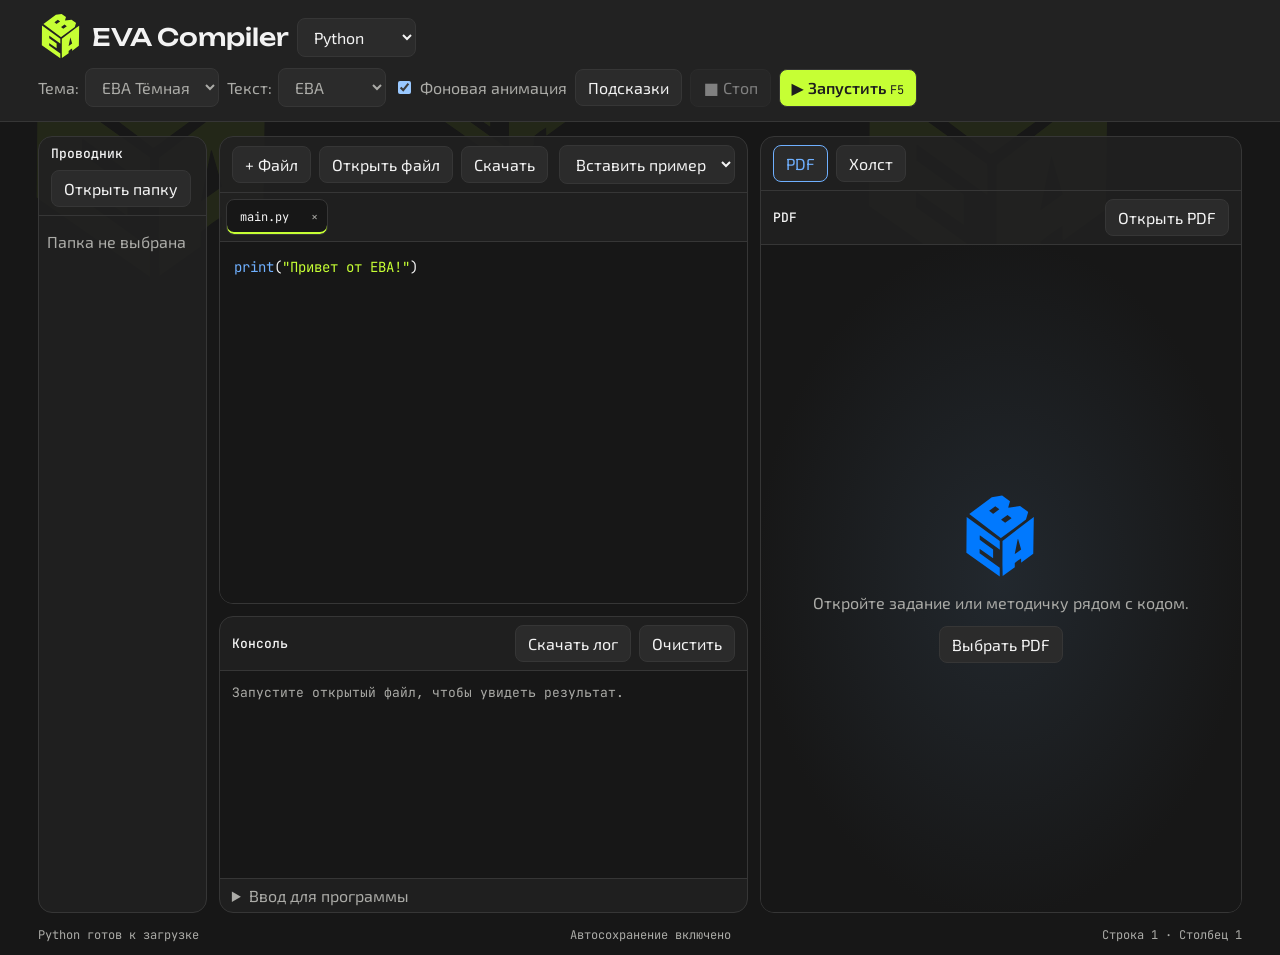
<file: index.html>
<!doctype html>
<html lang="ru">
<head>
  <meta charset="utf-8">
  <meta name="viewport" content="width=device-width, initial-scale=1">
  <title>EVA Compiler</title>
  <link rel="icon" href="eva-brand-kit/logo/eva-logo-app-icon.svg">
  <link rel="stylesheet" href="eva-brand-kit/fonts/fonts.css">
  <link rel="stylesheet" href="eva-brand-kit/tokens/eva-tokens.css">
  <link rel="stylesheet" href="eva-brand-kit/loader/EvaLoader.css">
  <style>
    * { box-sizing: border-box; }
    html { overflow-anchor: none; }
    #background-motion { position: fixed; inset: 0; overflow: hidden; pointer-events: none; }
    #background-motion span { position: absolute; top: 0; left: var(--x); width: var(--size); aspect-ratio: 1; background: url('eva-brand-kit/logo/eva-logo-lime.svg') center / contain no-repeat; opacity: .07; animation: eva-background-fall var(--duration) linear var(--delay) infinite; }
    :root[data-editor-theme="light"] #background-motion span { background-image: url('eva-brand-kit/logo/eva-logo-graphite.svg'); opacity: .06; animation-duration: calc(var(--duration) * 1.3); }
    :root[data-editor-theme="blue"] #background-motion span { background-image: url('eva-brand-kit/logo/eva-logo-blue.svg'); opacity: .12; animation-duration: calc(var(--duration) * 1.15); }
    @keyframes eva-background-fall { from { transform: translate(-18%, -110%) rotate(-24deg); } to { transform: translate(24%, 105vh) rotate(35deg); } }
    @media (prefers-reduced-motion: reduce) { #background-motion { display: none; } }
    header, main, footer { position: relative; }
    body { margin: 0; background: var(--eva-bg); color: var(--eva-text); font: 16px var(--eva-font-body); }
    button, select { font: inherit; color: inherit; }
    button, select { background: var(--eva-panel-2); border: 1px solid var(--eva-line); border-radius: 8px; padding: 8px 12px; }
    button { cursor: pointer; white-space: nowrap; }
    button:hover:not(:disabled) { border-color: var(--eva-lime); }
    button:disabled { opacity: .45; cursor: default; }
    .primary { background: var(--eva-lime); color: var(--eva-graphite); font-weight: 600; }
    header { padding: 14px clamp(14px, 3vw, 44px); background: var(--eva-panel); border-bottom: 1px solid var(--eva-line); }
    header, .bar, .actions, .tab, footer { display: flex; align-items: center; gap: 8px; }
    header, .bar { justify-content: space-between; flex-wrap: wrap; }
    .header-logo { --eva-size: 46px; display: block; flex: none; }
    @media (prefers-reduced-motion: reduce) { .header-logo .eva-loader__spin { animation: none; } }
    h1 { font: 500 clamp(17px, 3vw, 24px) var(--eva-font-display); margin: 0; }
    h2 { font: 500 13px var(--eva-font-mono); margin: 0; }
    .actions { flex-wrap: wrap; }
    .toolbar-option { display: inline-flex; align-items: center; gap: 6px; color: var(--eva-text-2); }
    .toolbar-option select { max-width: 150px; }
    main { display: grid; grid-template-columns: minmax(145px, .35fr) minmax(0, 1.1fr) minmax(0, 1fr); gap: 12px; padding: 14px clamp(14px, 3vw, 44px); min-height: calc(100dvh - 112px); }
    .explorer .bar { align-items: flex-start; flex-direction: column; }
    #folder-tree { max-height: 65vh; overflow: auto; padding: 8px; }
    #folder-tree details { padding: 4px 0 4px 10px; border: 0; }
    #folder-tree button { display: block; text-align: left; width: 100%; overflow: hidden; text-overflow: ellipsis; border: 0; background: none; }
    #folder-tree button[aria-current="true"] { background: var(--eva-panel-2); color: var(--eva-lime); }
    #folder-label { padding: 0 8px; overflow-wrap: anywhere; }
    #folder-root { margin: 0 8px; }
    #folder-tree [draggable] { cursor: grab; border-radius: 6px; }
    #folder-tree .dragging { opacity: .45; }
    #folder-tree .drop-target > summary, #folder-root.drop-target { outline: 2px solid var(--eva-blue-soft); outline-offset: -2px; background: var(--eva-panel-2); }
    .workspace { display: grid; grid-template-rows: clamp(340px, 52dvh, 620px) clamp(240px, 33dvh, 380px); gap: 12px; min-width: 0; }
    .workspace > .panel { min-height: 0; }
    .panel { background: var(--eva-panel); border: 1px solid var(--eva-line); border-radius: var(--eva-radius-l); min-width: 0; overflow: hidden; display: flex; flex-direction: column; }
    .panel { background: color-mix(in srgb, var(--eva-panel) 88%, transparent); }
    .bar { min-height: 51px; padding: 8px 12px; border-bottom: 1px solid var(--eva-line); }
    .tabs { position: relative; display: flex; overflow-x: auto; gap: 4px; padding: 6px; border-bottom: 1px solid var(--eva-line); }
    .tab { flex: none; border: 1px solid transparent; border-radius: 8px; gap: 0; }
    .tab.active { background: var(--eva-bg); border-color: var(--eva-line); box-shadow: inset 0 -2px var(--eva-lime); }
    .tab button { background: transparent; border-color: transparent; font: 12px var(--eva-font-mono); }
    .tab .close { padding-inline: 8px; color: var(--eva-text-2); }
    textarea { color: var(--eva-text); background: var(--eva-bg); border: 0; resize: none; font: 14px/1.65 var(--eva-font-mono); tab-size: 4; }
    .editor-area { position: relative; flex: 1; min-height: 200px; background: var(--eva-bg); }
    #editor, #highlight { position: absolute; inset: 0; width: 100%; height: 100%; margin: 0; padding: 14px; border: 0; font: 14px/1.65 var(--eva-font-mono); tab-size: 4; white-space: pre; overflow: auto; }
    #editor { background: transparent; color: transparent; caret-color: var(--code-text, var(--eva-text)); outline-offset: -2px; }
    #editor::selection { color: transparent; background: #6281ac66; }
    #highlight { pointer-events: none; scrollbar-width: none; color: var(--code-text, var(--eva-text)); }
    #suggestions { position: absolute; z-index: 2; bottom: 8px; left: 8px; max-width: calc(100% - 16px); padding: 4px; background: var(--eva-panel); border: 1px solid var(--eva-line); border-radius: 8px; box-shadow: 0 4px 14px #0007; }
    #suggestions button { display: block; width: 100%; text-align: left; font: 13px var(--eva-font-mono); }
    #suggestions button[aria-selected="true"] { border-color: var(--eva-blue-soft); }
    .tok-key { color: var(--code-key, var(--eva-purple)); } .tok-string { color: var(--code-string, var(--eva-ok)); } .tok-number { color: var(--code-number, var(--eva-warn)); } .tok-comment { color: var(--code-comment, var(--eva-text-3)); } .tok-builtin { color: var(--code-builtin, var(--eva-blue-soft)); }
    :root[data-editor-theme="light"] { color-scheme: light; --eva-bg: #f7f8fb; --eva-panel: #fff; --eva-panel-2: #edf0f5; --eva-line: #cdd4df; --eva-text: #202631; --eva-text-2: #485266; --eva-text-3: #626c80; --eva-purple: #6d36a3; --eva-ok: #3b6500; --eva-warn: #945000; --eva-err: #a32132; --eva-blue-soft: #075eb7; --pdf-glow: #e7effa; }
    :root[data-editor-theme="blue"] { --eva-bg: #101723; --eva-panel: #172131; --eva-panel-2: #202e43; --eva-line: #33445f; --eva-text-3: #9baaca; --pdf-glow: #1a2a41; }
    :root[data-code-palette="neon"] { --code-text: #e5faff; --code-key: #ff82cf; --code-string: #69ffc3; --code-number: #ffe080; --code-comment: #99a5bb; --code-builtin: #71d9ff; }
    :root[data-code-palette="pastel"] { --code-text: #fff0ff; --code-key: #ceb7ff; --code-string: #bce8be; --code-number: #ffc5a5; --code-comment: #aba4c1; --code-builtin: #a9ccff; }
    :root[data-code-palette="amber"] { --code-text: #fff1d0; --code-key: #ffcc62; --code-string: #afd987; --code-number: #ffab8f; --code-comment: #bdab94; --code-builtin: #9eddd5; }
    :root[data-editor-theme="light"][data-code-palette="neon"] { --code-text: #172d37; --code-key: #a3176d; --code-string: #006347; --code-number: #795300; --code-comment: #5e657d; --code-builtin: #076693; }
    :root[data-editor-theme="light"][data-code-palette="pastel"] { --code-text: #382745; --code-key: #6643a1; --code-string: #35683e; --code-number: #934b30; --code-comment: #675c79; --code-builtin: #305e9a; }
    :root[data-editor-theme="light"][data-code-palette="amber"] { --code-text: #35270e; --code-key: #805200; --code-string: #426322; --code-number: #9a3d2d; --code-comment: #6c5f4f; --code-builtin: #276965; }
    kbd { font: 12px var(--eva-font-mono); }
    .console > .bar { flex: none; }
    .console > details { min-height: 32px; overflow: auto; }
    .output { flex: 1 0 54px; min-width: 0; min-height: 0; contain: size; overflow: auto; overscroll-behavior: contain; background: var(--eva-bg); padding: 12px; font: 13px/1.6 var(--eva-font-mono); white-space: pre-wrap; overflow-wrap: anywhere; }
    #turtle-canvas { display: block; width: min(100%, 640px); max-height: min(17vh, 145px); object-fit: contain; background: white; margin-inline: auto; }
    .error { color: var(--eva-err); }
    .muted { color: var(--eva-text-2); }
    details { padding: 7px 12px; border-top: 1px solid var(--eva-line); }
    summary { cursor: pointer; color: var(--eva-text-2); }
    details textarea { display: block; width: 100%; margin-top: 6px; padding: 8px; border-radius: 6px; }
    .pdf-body { flex: 1; position: relative; min-height: 400px; display: grid; place-items: center; background: radial-gradient(ellipse at center, var(--pdf-glow, #22282e), var(--eva-bg) 72%); text-align: center; padding: 16px; }
    .pdf-body img { width: 72px; margin-bottom: 12px; }
    .pdf-body p { margin: 0 0 14px; }
    .pdf-tools { justify-content: center; }
    .side-content { display: flex; flex: 1; flex-direction: column; min-width: 0; }
    .side-switch button[aria-pressed="true"], #board-tools button[aria-pressed="true"] { border-color: var(--eva-blue-soft); color: var(--eva-blue-soft); }
    #board-tools { justify-content: flex-start; flex-wrap: nowrap; gap: 5px; overflow-x: auto; padding: 5px 7px; min-height: 42px; scrollbar-width: thin; }
    #board-tools > * { flex: none; }
    #board-tools button { min-width: 27px; min-height: 30px; padding: 3px 6px; }
    #board-tools label { display: flex; align-items: center; gap: 3px; color: var(--eva-text-2); font-size: 12px; white-space: nowrap; }
    #board-tools input[type="color"] { inline-size: 24px; block-size: 25px; padding: 2px; border: 1px solid var(--eva-line); border-radius: 6px; background: var(--eva-panel-2); }
    #board-tools input[type="range"] { width: 44px; margin: 0; accent-color: var(--eva-blue-soft); }
    #board-surface { display: flex; flex: 1; flex-direction: column; min-height: 360px; background: var(--eva-bg); }
    #board-viewport { flex: 1; position: relative; min-height: 0; overflow: hidden; touch-action: none; }
    #board { position: absolute; display: block; touch-action: none; cursor: crosshair; transform-origin: top left; }
    #board-viewport[data-hand="true"], #board-viewport[data-hand="true"] #board { cursor: grab; }
    #board-viewport[data-panning="true"], #board-viewport[data-panning="true"] #board { cursor: grabbing; }
    #board-status { margin: 0; padding: 5px 8px; color: var(--eva-text-2); font-size: 11px; }
    #board-panel.expanded { position: fixed; inset: 0; z-index: 20; background: var(--eva-panel); }
    body:has(#board-panel.expanded) { overflow: hidden; }
    #pdf-page { width: 4.5em; padding: 6px; border: 1px solid var(--eva-line); border-radius: 6px; background: var(--eva-bg); color: inherit; font: inherit; }
    #pdf-view { position: absolute; inset: 0; overflow: auto; scrollbar-gutter: stable; }
    #pdf-view canvas { display: block; margin-inline: auto; background: white; }
    #pdf-message { position: absolute; z-index: 1; top: 12px; left: 12px; right: 12px; padding: 10px; border-radius: 8px; background: var(--eva-panel); }
    #pdf-name { overflow-wrap: anywhere; }
    footer { padding: 0 clamp(14px, 3vw, 44px) 12px; font: 12px var(--eva-font-mono); color: var(--eva-text-2); justify-content: space-between; flex-wrap: wrap; }
    dialog { max-width: min(480px, calc(100% - 32px)); background: var(--eva-panel); color: var(--eva-text); border: 1px solid var(--eva-line); border-radius: 14px; padding: 20px; }
    dialog::backdrop { background: #000a; }
    [hidden] { display: none !important; }
    @media (max-width: 980px) { main { grid-template-columns: minmax(130px, .35fr) minmax(0, 1fr); } main > .panel:last-child { grid-column: 1 / -1; } .pdf-body { min-height: 65vh; } }
    @media (max-width: 560px) { main { grid-template-columns: 1fr; } #folder-tree { max-height: 28vh; } }
  </style>
</head>
<body>
  <div id="background-motion" aria-hidden="true">
    <span style="--x:1%;--size:clamp(120px,22vw,350px);--duration:46s;--delay:-21s"></span><span style="--x:18%;--size:clamp(48px,8vw,110px);--duration:34s;--delay:-7s"></span>
    <span style="--x:33%;--size:clamp(72px,13vw,220px);--duration:42s;--delay:-29s"></span><span style="--x:52%;--size:clamp(48px,7vw,100px);--duration:31s;--delay:-11s"></span>
    <span style="--x:66%;--size:clamp(115px,23vw,330px);--duration:51s;--delay:-38s"></span><span style="--x:88%;--size:clamp(55px,9vw,140px);--duration:37s;--delay:-17s"></span>
  </div>
  <header>
    <div class="actions">
      <div id="header-logo" class="header-logo" aria-hidden="true">
        <div class="eva-loader__stage">
          <svg class="eva-loader__spin" viewBox="-150 -150 300 300" fill-rule="evenodd">
            <g class="eva-loader__fly" style="--dx:0;--dy:-1"><path id="eva-header-face-0" class="eva-loader__face" transform="translate(-226 -210)" d="M230.0 59.2 L192.8 65.5 L111.5 125.0 L111.5 125.8 L225.0 210.8 L227.2 210.2 L316.2 145.5 L324.0 118.8 L322.5 116.5 L294.8 97.0 L252.5 103.0 L252.8 99.8 L258.5 79.5Z M249.5 129.2 L261.5 137.8 L264.0 140.5 L241.0 156.8 L227.8 147.0 L226.8 145.5Z M205.5 97.5 L220.0 108.5 L198.5 124.2 L197.0 124.5 L183.2 114.0Z"/></g>
            <g class="eva-loader__fly" style="--dx:0.866;--dy:0.5"><path id="eva-header-face-1" class="eva-loader__face" transform="translate(-226 -210)" d="M344.5 136.5 L325.2 150.2 L231.5 222.0 L231.2 305.8 L232.0 347.2 L275.8 316.0 L275.8 300.5 L287.2 291.8 L298.5 284.2 L298.8 298.5 L299.5 299.0 L342.5 267.8Z M287.5 213.5 L298.8 252.5 L276.2 268.5 L275.8 267.2 L286.5 214.8Z"/></g>
            <g class="eva-loader__fly" style="--dx:-0.866;--dy:0.5"><path id="eva-header-face-2" class="eva-loader__face" transform="translate(-226 -210)" d="M102.0 135.8 L101.0 264.0 L221.5 348.2 L221.5 317.5 L148.8 265.5 L148.8 250.5 L149.8 250.0 L197.5 283.2 L197.5 252.5 L149.2 217.8 L149.2 202.2 L150.5 201.8 L221.0 252.5 L221.8 252.2 L221.5 221.5Z"/></g>
          </svg>
          <svg viewBox="-150 -150 300 300" fill-rule="evenodd">
            <defs><filter id="eva-header-glow"><feGaussianBlur stdDeviation="12"/></filter></defs>
            <g class="eva-loader__glow" filter="url(#eva-header-glow)"><use href="#eva-header-face-0"/><use href="#eva-header-face-1"/><use href="#eva-header-face-2"/></g>
            <circle class="eva-loader__ring" cx="0" cy="0" r="120"/>
            <rect class="eva-loader__bit" x="-9" y="-9" width="18" height="18" rx="3" style="--a:8deg;--r:150px;--spin:90deg"/>
            <rect class="eva-loader__bit" x="-9" y="-9" width="18" height="18" rx="3" style="--a:38deg;--r:182px;--spin:-120deg"/>
            <rect class="eva-loader__bit" x="-9" y="-9" width="18" height="18" rx="3" style="--a:66deg;--r:140px;--spin:160deg"/>
            <rect class="eva-loader__bit eva-loader__bit--blue" x="-9" y="-9" width="18" height="18" rx="3" style="--a:98deg;--r:172px;--spin:-90deg"/>
            <rect class="eva-loader__bit" x="-9" y="-9" width="18" height="18" rx="3" style="--a:128deg;--r:150px;--spin:120deg"/>
            <rect class="eva-loader__bit" x="-9" y="-9" width="18" height="18" rx="3" style="--a:158deg;--r:186px;--spin:-160deg"/>
            <rect class="eva-loader__bit" x="-9" y="-9" width="18" height="18" rx="3" style="--a:190deg;--r:145px;--spin:90deg"/>
            <rect class="eva-loader__bit eva-loader__bit--blue" x="-9" y="-9" width="18" height="18" rx="3" style="--a:218deg;--r:176px;--spin:-120deg"/>
            <rect class="eva-loader__bit" x="-9" y="-9" width="18" height="18" rx="3" style="--a:248deg;--r:152px;--spin:140deg"/>
            <rect class="eva-loader__bit" x="-9" y="-9" width="18" height="18" rx="3" style="--a:278deg;--r:184px;--spin:-90deg"/>
            <rect class="eva-loader__bit" x="-9" y="-9" width="18" height="18" rx="3" style="--a:308deg;--r:146px;--spin:120deg"/>
            <rect class="eva-loader__bit eva-loader__bit--blue" x="-9" y="-9" width="18" height="18" rx="3" style="--a:338deg;--r:170px;--spin:-140deg"/>
          </svg>
        </div>
      </div>
      <h1>EVA Compiler</h1><select id="language" aria-label="Язык программирования"><option value="python">Python</option><option value="cpp">C++</option><option value="javascript">JavaScript</option></select>
    </div>
    <div class="actions">
      <label class="toolbar-option">Тема:<select id="theme"><option value="dark">ЕВА Тёмная</option><option value="light">Светлая</option><option value="blue">Синяя</option></select></label>
      <label class="toolbar-option">Текст:<select id="code-palette"><option value="eva">ЕВА</option><option value="neon">Неон</option><option value="pastel">Пастель</option><option value="amber">Янтарь</option></select></label>
      <label class="toolbar-option"><input id="background-toggle" type="checkbox" checked> Фоновая анимация</label>
      <button id="help">Подсказки</button><button id="stop" disabled>■ Стоп</button><button id="run" class="primary" title="F5 / Ctrl+Enter">▶ Запустить <kbd>F5</kbd></button>
    </div>
  </header>
  <main>
    <aside class="panel explorer" aria-labelledby="folder-title">
      <div class="bar"><h2 id="folder-title">Проводник</h2><div class="actions"><button id="open-folder">Открыть папку</button><button id="refresh-folder" title="Обновить дерево" hidden>↻</button><button id="new-folder" title="Создать подпапку" hidden>+ Папка</button></div></div>
      <p id="folder-label" class="muted" role="status">Папка не выбрана</p><button id="folder-root" type="button" title="Перетащите сюда, чтобы переместить в корень" hidden>⌂ Корень папки</button><div id="folder-tree"></div>
    </aside>
    <div class="workspace">
      <section class="panel" aria-label="Редактор Python">
        <div class="bar">
          <div class="actions"><button id="new">+ Файл</button><button id="open">Открыть файл</button><button id="save" title="Ctrl+S">Скачать</button></div>
          <select id="snippets" aria-label="Вставить пример кода">
            <option value="">Вставить пример</option><option value="print">Вывод</option><option value="input">Ввод</option><option value="loop">Цикл</option><option value="function">Функция</option>
          </select>
        </div>
        <div class="tabs" id="tabs" aria-label="Открытые файлы"></div>
        <div class="editor-area"><pre id="highlight" aria-hidden="true"></pre><textarea id="editor" spellcheck="false" autocapitalize="off" autocomplete="off" aria-label="Исходный код" wrap="off"></textarea><div id="suggestions" role="listbox" aria-label="Подсказки редактора" hidden></div></div>
      </section>
      <section class="panel console" aria-labelledby="output-title">
        <div class="bar"><h2 id="output-title">Консоль</h2><div class="actions"><button id="save-log">Скачать лог</button><button id="clear">Очистить</button></div></div>
        <div class="output" id="output" tabindex="0" aria-label="Вывод программы"><span class="muted">Запустите открытый файл, чтобы увидеть результат.</span></div>
        <details><summary>Ввод для программы</summary><textarea id="stdin" rows="2" aria-label="Ввод для программы" placeholder="По одному ответу на строку"></textarea></details>
        <details id="turtle-view" hidden><summary>Рисунок turtle</summary><canvas id="turtle-canvas" width="900" height="600" aria-label="Рисунок Python turtle"></canvas></details>
      </section>
    </div>
    <section class="panel" aria-label="PDF и холст">
      <div class="bar side-switch" role="group" aria-label="Правая панель"><div class="actions"><button id="show-pdf" aria-pressed="true" aria-controls="pdf-panel">PDF</button><button id="show-board" aria-pressed="false" aria-controls="board-panel">Холст</button></div></div>
      <div id="pdf-panel" class="side-content" aria-labelledby="pdf-title">
      <div class="bar"><h2 id="pdf-title">PDF <span id="pdf-name" class="muted"></span></h2><div class="actions"><button id="open-pdf">Открыть PDF</button><button id="close-pdf" hidden>Закрыть</button></div></div>
      <div class="bar actions pdf-tools" id="pdf-tools" hidden>
        <button id="pdf-prev" aria-label="Предыдущая страница">←</button>
        <form id="pdf-jump" novalidate><input id="pdf-page" type="number" min="1" aria-label="Номер страницы"><span id="pdf-total"></span></form>
        <button id="pdf-next" aria-label="Следующая страница">→</button>
        <button id="pdf-minus" aria-label="Уменьшить">−</button>
        <button id="pdf-fit">По ширине</button>
        <button id="pdf-plus" aria-label="Увеличить">+</button>
      </div>
      <div class="pdf-body">
        <div id="pdf-empty"><img src="eva-brand-kit/logo/eva-logo-blue.svg" alt=""><p class="muted">Откройте задание или методичку рядом с кодом.</p><button id="pick-pdf">Выбрать PDF</button></div>
        <div id="pdf-view" tabindex="0" aria-label="Страница PDF" hidden></div>
        <div id="pdf-message" role="status" hidden></div>
      </div>
      </div>
      <div id="board-panel" class="side-content" hidden>
        <div class="bar actions" id="board-tools">
          <button id="board-pen" aria-label="Карандаш" title="Карандаш" aria-pressed="true">✎</button><button id="board-eraser" aria-label="Ластик" title="Ластик" aria-pressed="false">▱</button><button id="board-hand" aria-label="Перемещение" title="Перемещение (Пробел или средняя кнопка мыши)" aria-pressed="false">✋</button>
          <label title="Цвет карандаша"><input id="board-color" aria-label="Цвет карандаша" type="color" value="#222222"></label>
          <label title="Толщина"><input id="board-width" aria-label="Толщина" type="range" min="1" max="60" value="6"><output id="board-width-value" for="board-width">6</output></label>
          <label>Фон <input id="board-background" type="color" value="#ffffff"></label>
          <button id="board-image" aria-label="Вставить картинку" title="Вставить картинку">▧</button><button id="board-undo" aria-label="Отменить" title="Отменить" disabled>↶</button>
          <button id="board-zoom-out" aria-label="Уменьшить" title="Уменьшить">−</button><button id="board-zoom" aria-label="Сбросить масштаб и положение" title="Сбросить масштаб и положение">100%</button><button id="board-zoom-in" aria-label="Увеличить" title="Увеличить">+</button>
          <button id="board-expand" aria-label="На всё окно" title="На всё окно" aria-pressed="false">⛶</button>
        </div>
        <div id="board-surface">
          <div id="board-viewport"><canvas id="board" width="1200" height="900" tabindex="0" aria-label="Холст для рисования и вставки изображений"></canvas></div>
          <p id="board-status" role="status">Колесо — масштаб · Рука или пробел — перемещение · Ctrl+V — картинка</p>
        </div>
      </div>
    </section>
  </main>
  <footer><span id="status" role="status">Python готов к загрузке</span><span id="storage-status" role="status"></span><span id="position"></span></footer>
  <input id="py-files" type="file" accept=".py,.cpp,.cc,.cxx,.h,.hpp,.js,.mjs,.txt,.json,.csv" multiple hidden>
  <input id="pdf-file" type="file" accept=".pdf,application/pdf" hidden>
  <input id="board-file" type="file" accept="image/*" hidden>
  <dialog id="tips">
    <form method="dialog">
      <h2>Подсказки</h2>
      <ul>
        <li><kbd>F5</kbd> или <kbd>Ctrl+Enter</kbd> запускают файл. <kbd>Ctrl+S</kbd> сохраняет файл в выбранной папке или скачивает его. <kbd>Ctrl+Space</kbd> показывает подсказки.</li>
        <li><kbd>Tab</kbd> вставляет четыре пробела. Чтобы выйти из редактора, нажмите <kbd>Esc</kbd>, затем <kbd>Tab</kbd>.</li>
        <li>Чтобы использовать <code>input()</code>, заранее впишите ответы в поле под консолью.</li>
        <li>Открытые файлы лежат в одной рабочей папке Python. Из <code>helpers.py</code> можно импортировать через <code>import helpers</code>.</li>
        <li>Стандартная библиотека Python доступна сразу после загрузки. Поддерживаемые Pyodide пакеты загружаются из интернета по импорту.</li>
        <li>Вкладки, код, ввод и журнал сохраняются в браузере. При работе с папкой изменения также записываются на диск.</li>
        <li>Запуск ограничен двумя минутами. Долгую программу можно остановить кнопкой «Стоп».</li>
      </ul>
      <button class="primary">Закрыть</button>
    </form>
  </dialog>
  <script>
    const $ = id => document.getElementById(id);
    const editor = $('editor');
    const output = $('output');
    const storageKey = 'eva-python-workspace-v1';
    const maxLogSize = 180000;
    const maxLogEntries = 2000;
    let restored;
    try {
      const saved = JSON.parse(localStorage.getItem(storageKey));
      if (Array.isArray(saved?.files) && saved.files.every(file => typeof file?.name === 'string' && typeof file.code === 'string')) restored = saved;
    } catch { /* A fresh workspace remains usable when storage is unavailable. */ }
    const files = restored?.files ?? [{ name: 'main.py', code: 'print("Привет от ЕВА!")\n', start: 0, end: 0, dirty: false }];
    let active = files.find(file => file.name === restored?.active) ?? files[0] ?? null;
    const pdfBase = 'https://cdn.jsdelivr.net/npm/pdfjs-dist@4.10.38/';
    const pdfView = $('pdf-view');
    let pdfSession;
    let worker;
    let workerLanguage;
    let runRevision = 0;
    let busy = false;
    let allowTabExit = false;
    let log = [];
    let logSize = 0;
    let saveTimer;
    let runTimer;
    let storageFailed = false;
    let folder;
    let folderIdentity = restored?.folderIdentity;
    const diskWrites = new WeakMap();
    const diskTimers = new WeakMap();
    const filePattern = /\.(py|cpp|cc|cxx|h|hpp|js|mjs|txt|json|csv)$/i;
    const languages = { python: '.py', cpp: '.cpp', javascript: '.js' };
    const languageFor = name => /\.py$/i.test(name) ? 'python' : /\.(cpp|cc|cxx|h|hpp)$/i.test(name) ? 'cpp' : /\.(js|mjs)$/i.test(name) ? 'javascript' : '';
    let language = Object.hasOwn(languages, restored?.language) ? restored.language : 'python';
    let pageScroll = Array.isArray(restored?.scroll) ? restored.scroll : [0, 0];
    let restoringScroll = true;
    const openDirectories = new Set(restored?.directories ?? []);
    let sidePanel = restored?.sidePanel === 'board' ? 'board' : 'pdf';
    const boardView = { zoom: Math.min(5, Math.max(.25, restored?.boardView?.zoom || 1)), x: restored?.boardView?.x || 0, y: restored?.boardView?.y || 0 };
    let movingFolderItem = false;

    function workspaceRecord(key, mode, value) {
      return new Promise((resolve, reject) => {
        const request = indexedDB.open('eva-compiler', 1);
        request.onupgradeneeded = () => request.result.createObjectStore('workspace');
        request.onerror = () => reject(request.error);
        request.onsuccess = () => {
          const db = request.result;
          const tx = db.transaction('workspace', mode);
          const store = tx.objectStore('workspace');
          const entry = mode === 'readonly' ? store.get(key) : value === undefined ? store.delete(key) : store.put(value, key);
          tx.oncomplete = () => { db.close(); resolve(entry.result); };
          tx.onabort = () => { db.close(); reject(tx.error); };
        };
      });
    }

    function persist() {
      clearTimeout(saveTimer);
      saveTimer = undefined;
      try {
        const pdf = pdfSession && { name: pdfSession.name, page: pdfSession.page, zoom: pdfSession.zoom, scroll: pdfSession.scroll };
        localStorage.setItem(storageKey, JSON.stringify({ files, active: active?.name, stdin: $('stdin').value, log, busy, language, theme: $('theme').value, palette: $('code-palette').value, scroll: pageScroll, directories: [...openDirectories], folderIdentity, inputOpen: $('stdin').parentElement.open, outputScroll: output.scrollTop, pdf, sidePanel, boardView, backgroundMotion: $('background-toggle').checked }));
        storageFailed = false;
        $('storage-status').textContent = 'Автосохранение включено';
      } catch {
        storageFailed = true;
        $('storage-status').textContent = 'Автосохранение недоступно · скачайте файлы и лог';
      }
    }

    function scheduleSave() {
      if (saveTimer === undefined) saveTimer = setTimeout(persist, 250);
    }

    function renderTabs() {
      const tabs = $('tabs');
      const scroll = tabs.scrollLeft;
      tabs.replaceChildren();
      for (const file of files) {
        const tab = document.createElement('div');
        tab.className = file === active ? 'tab active' : 'tab';
        const select = document.createElement('button');
        select.textContent = file.name + (file.dirty ? ' •' : '');
        select.setAttribute('aria-pressed', file === active);
        select.onclick = () => activate(file, true);
        const close = document.createElement('button');
        close.className = 'close';
        close.textContent = '×';
        close.setAttribute('aria-label', `Закрыть ${file.name}`);
        close.onclick = () => {
          if (file.dirty && !confirm(`Закрыть ${file.name} без скачивания изменений?`)) return;
          const index = files.indexOf(file);
          files.splice(index, 1);
          if (active === file) activate(files[index] || files[index - 1] || null, true);
          else { renderTabs(); tabs.querySelector('.active button')?.focus(); persist(); }
        };
        tab.append(select, close);
        tabs.append(tab);
      }
      tabs.scrollLeft = scroll;
      const selected = tabs.querySelector('.active');
      if (selected && (selected.offsetLeft < scroll || selected.offsetLeft + selected.offsetWidth > scroll + tabs.clientWidth)) tabs.scrollLeft = selected.offsetLeft - tabs.clientWidth / 3;
    }

    function updatePosition() {
      if (!active) { $('position').textContent = ''; return; }
      active.start = editor.selectionStart;
      active.end = editor.selectionEnd;
      const before = editor.value.slice(0, active.start).split('\n');
      $('position').textContent = `Строка ${before.length} · Столбец ${before.at(-1).length + 1}`;
    }

    function activate(file, focus = false) {
      active = file;
      editor.disabled = !file;
      $('snippets').disabled = !file;
      $('save').disabled = !file;
      $('run').disabled = !file || !runnable(file) || busy;
      editor.value = file?.code ?? '';
      editor.setSelectionRange(file?.start ?? 0, file?.end ?? 0);
      editor.scrollTop = file?.scrollTop ?? 0;
      editor.scrollLeft = file?.scrollLeft ?? 0;
      if (file && languageFor(file.name)) language = languageFor(file.name);
      $('language').value = language;
      $('snippets').disabled = !file || language !== 'python';
      $('save').textContent = file?.folderId && folder && file.folderId === folderIdentity ? 'Сохранить' : 'Скачать';
      renderTabs();
      paintCode();
      hideSuggestions();
      markFolderSelection();
      updatePosition();
      if (focus) (file ? editor : $('new')).focus({ preventScroll: true });
      persist();
    }

    function addFile(name, code = '', dirty = false) {
      const extension = name.match(/\.[^.]+$/)?.[0] ?? '';
      const stem = extension ? name.slice(0, -extension.length) : name;
      let candidate = name;
      for (let suffix = 2; files.some(file => !file.folderId && file.name === candidate); suffix++) candidate = `${stem}_${suffix}${extension}`;
      const file = { name: candidate, code, start: 0, end: 0, dirty };
      files.push(file);
      return file;
    }

    $('new').onclick = async () => {
      if (movingFolderItem) return;
      const name = prompt('Имя файла или путь внутри папки', 'untitled' + languages[language])?.trim();
      if (!name) return;
      const path = /\.[^/.]+$/.test(name) ? name : name + languages[language];
      if (!validPath(path) || (!folder && path.includes('/'))) { alert('Проверьте имя файла и путь внутри папки.'); return; }
      if (!folder) { activate(addFile(path, '', true), true); return; }
      const root = folder;
      try {
        const handle = await folderFile(root, path, true);
        if (root !== folder) return;
        const parts = path.split('/');
        parts.pop();
        parts.forEach((_, index) => openDirectories.add(parts.slice(0, index + 1).join('/')));
        await openFolderFile(path, handle);
        await renderFolder();
      } catch (error) { folderError(error); }
    };
    $('open').onclick = () => $('py-files').click();
    $('py-files').onchange = async event => {
      const selected = [...event.target.files];
      event.target.value = '';
      let lastOpened;
      const failed = [];
      for (const file of selected) {
        if (!filePattern.test(file.name)) { failed.push(file.name); continue; }
        try { lastOpened = addFile(file.name, await file.text()); }
        catch { failed.push(file.name); }
      }
      if (lastOpened) activate(lastOpened, true);
      if (failed.length) alert(`Не удалось открыть: ${failed.join(', ')}`);
    };

    function download(name, content, type) {
      const link = document.createElement('a');
      const url = URL.createObjectURL(new Blob([content], { type }));
      link.href = url;
      link.download = name;
      link.click();
      setTimeout(() => URL.revokeObjectURL(url), 1000);
    }

    function save() {
      if (!active) return;
      if (folder && active.folderId === folderIdentity) { queueDiskSave(active); return; }
      download(active.name.split('/').at(-1), active.code, 'text/plain;charset=utf-8');
      active.dirty = false;
      renderTabs();
      persist();
    }
    $('save').onclick = save;

    editor.addEventListener('input', () => {
      active.code = editor.value;
      if (!active.dirty) { active.dirty = true; renderTabs(); }
      updatePosition();
      paintCode();
      updateSuggestions();
      if (folder && active.folderId === folderIdentity) {
        const file = active;
        clearTimeout(diskTimers.get(file));
        diskTimers.set(file, setTimeout(() => queueDiskSave(file), 650));
      }
      scheduleSave();
    });
    $('stdin').addEventListener('input', scheduleSave);
    document.addEventListener('selectionchange', () => { if (document.activeElement === editor) { updatePosition(); scheduleSave(); } });
    editor.addEventListener('scroll', () => {
      syncHighlight();
      if (!active) return;
      active.scrollTop = editor.scrollTop;
      active.scrollLeft = editor.scrollLeft;
      scheduleSave();
    });
    editor.addEventListener('blur', () => { allowTabExit = false; hideSuggestions(); });
    editor.addEventListener('pointerdown', hideSuggestions);
    function insertCode(text) {
      if (!document.execCommand('insertText', false, text)) {
        editor.setRangeText(text, editor.selectionStart, editor.selectionEnd, 'end');
        editor.dispatchEvent(new Event('input'));
      }
    }
    editor.addEventListener('keydown', event => {
      if (event.ctrlKey && event.code === 'Space') { event.preventDefault(); updateSuggestions(true); return; }
      if (handleSuggestionKey(event)) return;
      if (event.key === 'Escape') { allowTabExit = true; return; }
      if (event.key === 'Tab' && !event.shiftKey && !allowTabExit) {
        event.preventDefault();
        insertCode('    ');
      }
      if (event.key === 'Enter' && !event.ctrlKey && !event.metaKey && !event.isComposing) {
        const line = editor.value.slice(0, editor.selectionStart).split('\n').at(-1);
        const indent = line.match(/^\s*/)[0] + (line.trimEnd().endsWith(':') ? '    ' : '');
        if (indent) { event.preventDefault(); insertCode('\n' + indent); }
      }
      if (event.key !== 'Shift') allowTabExit = false;
    });
    $('snippets').onchange = event => {
      const snippets = { print: 'print("Привет!")', input: 'name = input("Как вас зовут? ")\nprint(f"Привет, {name}!")', loop: 'for i in range(5):\n    print(i)', function: 'def greet(name):\n    return f"Привет, {name}!"\n\nprint(greet("ЕВА"))' };
      const text = snippets[event.target.value];
      if (text) { editor.focus(); insertCode(text); }
      event.target.value = '';
    };

    const validPath = path => path.split('/').every(part => part && part !== '.' && part !== '..' && !/[<>:"\\|?*\x00-\x1f]/.test(part));
    const codeFiles = new Map();
    let treeRevision = 0;
    const folderError = error => { $('folder-label').textContent = `Папка: ${error.message}`; };

    async function folderDirectory(root, path, create = false) {
      let directory = root;
      for (const name of path) directory = await directory.getDirectoryHandle(name, { create });
      return directory;
    }

    async function folderFile(root, path, create = false) {
      const parts = path.split('/');
      const name = parts.pop();
      return (await folderDirectory(root, parts, create)).getFileHandle(name, { create });
    }

    function markFolderSelection() {
      for (const button of $('folder-tree').querySelectorAll('button[data-path]')) {
        button.setAttribute('aria-current', Boolean(active?.folderId && active.folderId === folderIdentity && active.name === button.dataset.path));
      }
    }

    async function openFolderFile(path, handle, focus = true) {
      if (movingFolderItem) return;
      const id = folderIdentity;
      const code = await (await handle.getFile()).text();
      if (id !== folderIdentity) return;
      let file = files.find(entry => entry.folderId === id && entry.name === path);
      if (!file) {
        file = { name: path, folderId: id, code, diskCode: code, dirty: false, start: 0, end: 0 };
        files.push(file);
      } else if (!file.dirty) {
        file.code = file.diskCode = code;
      }
      activate(file, focus);
    }

    let draggedItem;
    let dropTarget;
    let expandDropTarget;

    function clearDropTarget() {
      dropTarget?.classList.remove('drop-target');
      dropTarget = undefined;
      clearTimeout(expandDropTarget);
    }

    function bindDragSource(element, path, handle) {
      element.draggable = true;
      element.ondragstart = event => {
        if (movingFolderItem || !event.dataTransfer) { event.preventDefault(); return; }
        event.stopPropagation();
        draggedItem = { path, handle, root: folder };
        event.dataTransfer.effectAllowed = 'move';
        event.dataTransfer.setData('application/x-eva-folder-item', path);
        element.classList.add('dragging');
      };
      element.ondragend = () => {
        element.classList.remove('dragging');
        draggedItem = undefined;
        clearDropTarget();
      };
    }

    function canDrop(item, targetPath) {
      if (!item || movingFolderItem || item.root !== folder) return false;
      const sourceParent = item.path.slice(0, Math.max(0, item.path.lastIndexOf('/')));
      return sourceParent !== targetPath && targetPath !== item.path && !targetPath.startsWith(item.path + '/');
    }

    function bindDropTarget(element, path, handle) {
      element.ondragover = event => {
        if (!draggedItem) return;
        event.preventDefault();
        event.stopPropagation();
        if (!canDrop(draggedItem, path)) { clearDropTarget(); event.dataTransfer.dropEffect = 'none'; return; }
        event.dataTransfer.dropEffect = 'move';
        if (dropTarget !== element) {
          clearDropTarget();
          dropTarget = element;
          element.classList.add('drop-target');
          if (element.tagName === 'DETAILS' && !element.open) {
            expandDropTarget = setTimeout(() => { if (dropTarget === element) element.open = true; }, 550);
          }
        }
      };
      element.ondragleave = event => {
        if (dropTarget === element && !element.contains(event.relatedTarget instanceof Node ? event.relatedTarget : null)) clearDropTarget();
      };
      element.ondrop = event => {
        if (!draggedItem) return;
        event.preventDefault();
        event.stopPropagation();
        const item = draggedItem;
        if (canDrop(item, path)) moveFolderItem(item, path, handle);
        clearDropTarget();
      };
    }

    async function snapshotEntry(handle) {
      if (handle.kind === 'file') return { handle, file: await handle.getFile() };
      const children = new Map();
      for await (const [name, child] of handle.entries()) children.set(name, await snapshotEntry(child));
      return { handle, children };
    }

    async function entryUnchanged(snapshot, handle) {
      if (!await snapshot.handle.isSameEntry(handle)) return false;
      if (snapshot.file) {
        const current = await handle.getFile();
        return current.size === snapshot.file.size && current.lastModified === snapshot.file.lastModified;
      }
      let count = 0;
      for await (const [name, child] of handle.entries()) {
        const original = snapshot.children.get(name);
        if (!original || !await entryUnchanged(original, child)) return false;
        count++;
      }
      return count === snapshot.children.size;
    }

    async function copyEntryContents(snapshot, destination) {
      if (snapshot.file) {
        const writer = await destination.createWritable();
        try { await writer.write(snapshot.file); await writer.close(); }
        catch (error) { await writer.abort().catch(() => {}); throw error; }
        const copy = await destination.getFile();
        if (copy.size !== snapshot.file.size) throw new Error('Записалась только часть файла.');
        return;
      }
      for (const [name, child] of snapshot.children) {
        const target = child.file
          ? await destination.getFileHandle(name, { create: true })
          : await destination.getDirectoryHandle(name, { create: true });
        await copyEntryContents(child, target);
      }
    }

    async function moveFolderItem(item, targetPath, target) {
      if (!canDrop(item, targetPath)) return;
      movingFolderItem = true;
      const controls = ['open-folder', 'new-folder', 'refresh-folder', 'new'];
      controls.forEach(id => { $(id).disabled = true; });
      const parts = item.path.split('/');
      const name = parts.pop();
      const destinationPath = targetPath ? `${targetPath}/${name}` : name;
      const id = folderIdentity;
      const underSource = path => path === item.path || path.startsWith(item.path + '/');
      const remap = path => destinationPath + path.slice(item.path.length);
      const projectFiles = files.filter(file => file.folderId === id);
      let created = false;
      let deletingOriginal = false;
      let message;
      $('folder-label').textContent = `Перемещаем ${name}…`;
      try {
        await Promise.all(projectFiles.map(file => diskWrites.get(file)));
        for await (const [existing] of target.entries()) {
          if (existing === name || existing.toLowerCase() === name.toLowerCase()) throw new Error(`В этой папке уже есть «${name}».`);
        }
        if (projectFiles.some(file => file.name === destinationPath || file.name.startsWith(destinationPath + '/'))) {
          throw new Error('Вкладка с таким путём уже открыта. Сохраните её и закройте перед перемещением.');
        }
        const parent = await folderDirectory(item.root, parts);
        const directory = item.handle.kind === 'directory';
        const original = directory ? await parent.getDirectoryHandle(name) : await parent.getFileHandle(name);
        if (!await item.handle.isSameEntry(original)) throw new Error('Исходный объект уже изменился. Обновите дерево.');
        const snapshot = await snapshotEntry(original);
        const destination = directory ? await target.getDirectoryHandle(name, { create: true }) : await target.getFileHandle(name, { create: true });
        created = true;
        await copyEntryContents(snapshot, destination);
        if (!await entryUnchanged(snapshot, original)) throw new Error('Исходные файлы изменились во время перемещения. Повторите операцию.');
        deletingOriginal = true;
        await parent.removeEntry(name, { recursive: directory });
        for (const file of files) if (file.folderId === id && underSource(file.name)) file.name = remap(file.name);
        for (const path of [...openDirectories]) {
          if (!underSource(path)) continue;
          openDirectories.delete(path);
          openDirectories.add(remap(path));
        }
        if (targetPath) openDirectories.add(targetPath);
        renderTabs();
        persist();
        message = `Перемещено в ${targetPath || 'корень папки'}: ${name}`;
      } catch (error) {
        if (created && !deletingOriginal) {
          try { await target.removeEntry(name, { recursive: item.handle.kind === 'directory' }); }
          catch { message = `${error.message} Проверьте незавершённую копию в папке назначения.`; }
        }
        message ??= deletingOriginal ? `${error.message} Копия осталась в папке назначения.` : error.message;
      } finally {
        movingFolderItem = false;
        controls.forEach(id => { $(id).disabled = false; });
        try { await renderFolder(); } catch (error) { message = `${message} · ${error.message}`; }
        $('folder-label').textContent = message;
        for (const file of files) if (file.folderId === id && file.dirty) queueDiskSave(file);
      }
    }

    async function readTree(directory, prefix, parent, revision, handles) {
      const entries = [];
      for await (const [name, handle] of directory.entries()) {
        if (name.startsWith('.') || (handle.kind === 'directory' && ['node_modules', '__pycache__'].includes(name))) continue;
        entries.push([name, handle]);
      }
      entries.sort(([a, first], [b, second]) => first.kind === second.kind ? a.localeCompare(b, 'ru', { numeric: true }) : first.kind === 'directory' ? -1 : 1);
      for (const [name, handle] of entries) {
        if (revision !== treeRevision) return;
        const path = prefix + name;
        if (handle.kind === 'directory') {
          const branch = document.createElement('details');
          const summary = document.createElement('summary');
          summary.textContent = name;
          bindDragSource(summary, path, handle);
          bindDropTarget(branch, path, handle);
          branch.append(summary);
          branch.open = openDirectories.has(path);
          branch.ontoggle = () => {
            if (revision !== treeRevision) return;
            if (branch.open) openDirectories.add(path); else openDirectories.delete(path);
            scheduleSave();
          };
          parent.append(branch);
          await readTree(handle, path + '/', branch, revision, handles);
        } else {
          const editable = filePattern.test(name);
          if (editable) handles.set(path, handle);
          const button = document.createElement('button');
          button.textContent = name;
          button.title = editable ? path : `${path} · скачать`;
          button.dataset.path = path;
          button.onclick = () => {
            if (movingFolderItem) return;
            if (editable) openFolderFile(path, handle).catch(folderError);
            else handle.getFile().then(file => download(name, file, file.type)).catch(folderError);
          };
          bindDragSource(button, path, handle);
          parent.append(button);
        }
      }
    }

    async function renderFolder() {
      if (!folder) return;
      const revision = ++treeRevision;
      const tree = document.createDocumentFragment();
      const handles = new Map();
      await readTree(folder, '', tree, revision, handles);
      if (revision !== treeRevision) return;
      const top = $('folder-tree').scrollTop;
      $('folder-tree').replaceChildren(tree);
      $('folder-tree').scrollTop = top;
      codeFiles.clear();
      for (const [path, handle] of handles) codeFiles.set(path, handle);
      markFolderSelection();
      $('folder-label').textContent = folder.name;
    }

    async function connectFolder(handle, id) {
      if (folderIdentity !== id) openDirectories.clear();
      folder = handle;
      folderIdentity = id;
      codeFiles.clear();
      $('refresh-folder').hidden = $('new-folder').hidden = $('folder-root').hidden = false;
      bindDropTarget($('folder-root'), '', handle);
      $('save').textContent = active?.folderId === id ? 'Сохранить' : 'Скачать';
      persist();
      await renderFolder();
      await Promise.all(files.filter(file => file.folderId === id && file.dirty).map(queueDiskSave));
    }

    $('open-folder').onclick = async () => {
      if (!window.showDirectoryPicker) { folderError(new Error('Откройте страницу в Chrome или Edge по HTTPS или через localhost.')); return; }
      try {
        const handle = await window.showDirectoryPicker({ mode: 'readwrite', id: 'eva-project' });
        const previous = await workspaceRecord('folder', 'readonly').catch(() => null);
        const same = previous && await handle.isSameEntry(previous.handle);
        const id = same ? previous.id : crypto.randomUUID();
        await workspaceRecord('folder', 'readwrite', { id, handle }).catch(() => {});
        await connectFolder(handle, id);
      } catch (error) { if (error.name !== 'AbortError') folderError(error); }
    };
    async function refreshFolder() {
      const root = folder;
      if (!root || movingFolderItem) return;
      try {
        await renderFolder();
        const file = active;
        if (root !== folder || file?.folderId !== folderIdentity || file.dirty || !codeFiles.has(file.name)) return;
        const code = await (await codeFiles.get(file.name).getFile()).text();
        if (root !== folder || file.dirty || code === file.diskCode) return;
        file.code = file.diskCode = code;
        if (file === active) activate(file);
        else persist();
      } catch (error) { if (root === folder) folderError(error); }
    }
    $('refresh-folder').onclick = refreshFolder;
    $('folder-root').onclick = refreshFolder;
    window.addEventListener('focus', refreshFolder);
    $('new-folder').onclick = async () => {
      if (movingFolderItem) return;
      const path = prompt('Имя или путь новой папки')?.trim();
      if (!path) return;
      if (!validPath(path)) { alert('Проверьте путь внутри папки.'); return; }
      try {
        await folderDirectory(folder, path.split('/'), true);
        openDirectories.add(path);
        await renderFolder();
      } catch (error) { folderError(error); }
    };

    function queueDiskSave(file) {
      const root = folder;
      if (!root || file.folderId !== folderIdentity || movingFolderItem) return;
      clearTimeout(diskTimers.get(file));
      const pending = (diskWrites.get(file) ?? Promise.resolve()).then(async () => {
        if (!files.includes(file) || !file.dirty) return;
        const code = file.code;
        const handle = await folderFile(root, file.name);
        const current = await (await handle.getFile()).text();
        if (!files.includes(file)) return;
        if (current !== file.diskCode && current !== code) {
          if (folder === root) {
            folderError(new Error(`${file.name} изменён на диске. Правки остались во вкладке.`));
            const copy = document.createElement('button');
            copy.textContent = 'Скачать копию';
            copy.onclick = () => download(file.name.split('/').at(-1), file.code, 'text/plain;charset=utf-8');
            $('folder-label').append(' ', copy);
          }
          return;
        }
        if (current !== code) {
          const writer = await handle.createWritable();
          try { await writer.write(code); await writer.close(); }
          catch (error) { await writer.abort().catch(() => {}); throw error; }
        }
        file.diskCode = code;
        file.dirty = file.code !== code;
        if (folder === root) $('folder-label').textContent = root.name;
        renderTabs();
        persist();
      }).catch(error => { if (folder === root) folderError(error); });
      diskWrites.set(file, pending);
      return pending;
    }

    const vocabulary = {
      python: ['def class return yield import from as for while in if elif else break continue try except finally with raise pass True False None and or not is lambda match case assert del global nonlocal async await', 'print input range len int float str bool list dict set tuple sorted sum min max abs round enumerate zip map filter open reversed all any isinstance type pow divmod bin hex ord chr format next iter enumerate', 'itertools ipaddress functools collections math turtle re sys statistics random string decimal fractions pathlib operator time datetime bisect heapq csv json'],
      cpp: ['int float double char bool void auto const constexpr static class struct template typename namespace using return for while if else switch case break continue include public private new delete true false nullptr', 'std cout cin endl string vector array sort sort_heap getline map set pair unordered_map long size_t', 'iostream vector string algorithm cmath numeric limits iomanip'],
      javascript: ['const let var function class return import export from async await if else for while of in new true false null undefined throw try catch switch case break continue', 'console log Math Number String Array Object Promise JSON Date Map Set parseInt parseFloat', '']
    };
    const pythonMembers = {
      itertools: 'product permutations combinations combinations_with_replacement repeat chain count cycle accumulate groupby islice',
      ipaddress: 'ip_network ip_address IPv4Network IPv4Address IPv6Network IPv6Address summarize_address_range',
      functools: 'lru_cache cache reduce partial', math: 'sqrt floor ceil gcd lcm factorial comb perm pi inf log2',
      turtle: 'forward backward left right goto penup pendown speed color pencolor width dot circle setheading position done Turtle'
    };
    let suggestionItems = [];
    let suggestionIndex = 0;
    let suggestionStart = 0;

    function syncHighlight() {
      $('highlight').scrollTop = editor.scrollTop;
      $('highlight').scrollLeft = editor.scrollLeft;
    }

    function paintCode() {
      const highlight = $('highlight');
      highlight.replaceChildren();
      const code = editor.value;
      const mode = languageFor(active?.name ?? '');
      if (!mode || code.length > 250000) { highlight.textContent = code + '\n'; syncHighlight(); return; }
      const [keywords, builtins] = vocabulary[mode].map(words => new Set(words.split(' ')));
      const tokens = mode === 'python'
        ? /"""[\s\S]*?(?:"""|$)|'''[\s\S]*?(?:'''|$)|#[^\n]*|"(?:\\.|[^"\\\n])*"?|'(?:\\.|[^'\\\n])*'?|\b(?:0[xX][\da-fA-F]+|\d+(?:\.\d+)?)\b|\b[a-zA-Z_]\w*\b/g
        : /\/\*[\s\S]*?(?:\*\/|$)|\/\/[^\n]*|"(?:\\.|[^"\\\n])*"?|'(?:\\.|[^'\\\n])*'?|`(?:\\.|[^`\\])*`?|\b(?:0[xX][\da-fA-F]+|\d+(?:\.\d+)?)\b|\b[a-zA-Z_]\w*\b/g;
      const fragment = document.createDocumentFragment();
      let offset = 0;
      for (const match of code.matchAll(tokens)) {
        const token = match[0];
        const type = /^(#|\/\/|\/\*)/.test(token) ? 'comment' : /^["'`]/.test(token) ? 'string' : /^\d/.test(token) ? 'number' : keywords.has(token) ? 'key' : builtins.has(token) ? 'builtin' : '';
        if (!type) continue;
        fragment.append(code.slice(offset, match.index));
        const span = document.createElement('span');
        span.className = 'tok-' + type;
        span.textContent = token;
        fragment.append(span);
        offset = match.index + token.length;
      }
      fragment.append(code.slice(offset) + '\n');
      highlight.append(fragment);
      syncHighlight();
    }

    function hideSuggestions() { $('suggestions').hidden = true; suggestionItems = []; }

    function updateSuggestions(force = false) {
      const mode = languageFor(active?.name ?? '');
      if (!mode || editor.selectionStart !== editor.selectionEnd) { hideSuggestions(); return; }
      const before = editor.value.slice(0, editor.selectionStart).split('\n').at(-1);
      const prefix = before.match(/[a-zA-Z_]\w*$/)?.[0] ?? '';
      const member = mode === 'python' && before.match(/\b(\w+)\.\w*$/)?.[1];
      const fromModule = mode === 'python' && before.match(/^\s*from\s+(\w+)\s+import\s+/)?.[1];
      if (!force && !member && prefix.length < 2) { hideSuggestions(); return; }
      const inImport = /^\s*(?:from|import)\s+/.test(before);
      let alias;
      if (member) alias = [...editor.value.matchAll(/^\s*import\s+(\w+)\s+as\s+(\w+)/gm)].find(match => match[2] === member)?.[1];
      const module = fromModule || alias || member;
      let words = module ? pythonMembers[module] : inImport ? vocabulary[mode][2] : vocabulary[mode].join(' ');
      if (typeof words !== 'string' || !words) { hideSuggestions(); return; }
      if (!member && !inImport) words += ' ' + [...editor.value.matchAll(/\b(?:def|class|let|const|var)\s+([a-zA-Z_]\w*)/g)].slice(0, 100).map(match => match[1]).join(' ');
      suggestionItems = [...new Set(words.split(/\s+/))].filter(word => word && word !== prefix && word.startsWith(prefix)).slice(0, 7);
      if (!suggestionItems.length) { hideSuggestions(); return; }
      suggestionIndex = 0;
      suggestionStart = editor.selectionStart - prefix.length;
      const box = $('suggestions');
      box.replaceChildren();
      for (const [index, word] of suggestionItems.entries()) {
        const button = document.createElement('button');
        button.textContent = word;
        button.tabIndex = -1;
        button.setAttribute('role', 'option');
        button.setAttribute('aria-selected', index === 0);
        button.onmousedown = event => event.preventDefault();
        button.onclick = () => applySuggestion(index);
        box.append(button);
      }
      box.hidden = false;
    }

    function applySuggestion(index) {
      const word = suggestionItems[index];
      const end = editor.selectionEnd + (editor.value.slice(editor.selectionEnd).match(/^\w+/)?.[0].length ?? 0);
      editor.setSelectionRange(suggestionStart, end);
      insertCode(word);
      hideSuggestions();
    }

    function handleSuggestionKey(event) {
      if (!suggestionItems.length) return false;
      if (event.key === 'Escape') { hideSuggestions(); allowTabExit = true; return true; }
      if ((event.key === 'Tab' || event.key === 'Enter') && !event.ctrlKey && !event.metaKey && !event.shiftKey) {
        event.preventDefault(); applySuggestion(suggestionIndex); return true;
      }
      if (event.key === 'ArrowDown' || event.key === 'ArrowUp') {
        event.preventDefault();
        const count = suggestionItems.length;
        suggestionIndex = (suggestionIndex + count + (event.key === 'ArrowDown' ? 1 : -1)) % count;
        [...$('suggestions').children].forEach((button, index) => button.setAttribute('aria-selected', index === suggestionIndex));
        return true;
      }
      if (['ArrowLeft', 'ArrowRight', 'Home', 'End'].includes(event.key)) hideSuggestions();
      return false;
    }

    function pdfMessage(text) {
      $('pdf-message').textContent = text;
      $('pdf-message').hidden = !text;
    }

    function releasePdf() {
      const session = pdfSession;
      pdfSession = undefined;
      session?.render?.cancel();
      session?.loading?.destroy().catch(() => {});
      pdfView.replaceChildren();
      pdfMessage('');
    }

    async function drawPdf(resetScroll = false) {
      const session = pdfSession;
      if (!session?.document || sidePanel !== 'pdf') return;
      session.render?.cancel();
      if (resetScroll) pdfView.scrollTo(0, 0);
      const revision = ++session.revision;
      const current = () => session === pdfSession && revision === session.revision;
      const { page, zoom } = session;
      $('pdf-page').value = page;
      $('pdf-prev').disabled = page === 1;
      $('pdf-next').disabled = page === session.document.numPages;
      $('pdf-minus').disabled = zoom <= 0.75;
      $('pdf-plus').disabled = zoom >= 3;
      $('pdf-fit').textContent = zoom === 1 ? 'По ширине' : `${Math.round(zoom * 100)}% по ширине`;
      pdfMessage('');
      try {
        const sheet = await session.document.getPage(page);
        if (!current()) return;
        const natural = sheet.getViewport({ scale: 1 });
        // Reserve space for the vertical scrollbar even before the first page is painted.
        const width = Math.max(1, pdfView.clientWidth);
        const viewport = sheet.getViewport({ scale: width / natural.width * zoom });
        const density = Math.min(window.devicePixelRatio || 1, 2, 8192 / Math.max(viewport.width, viewport.height));
        const canvas = document.createElement('canvas');
        canvas.setAttribute('aria-label', `Страница ${page} из ${session.document.numPages}`);
        canvas.width = Math.max(1, Math.floor(viewport.width * density));
        canvas.height = Math.max(1, Math.floor(viewport.height * density));
        canvas.style.width = `${Math.floor(viewport.width)}px`;
        canvas.style.height = `${Math.floor(viewport.height)}px`;
        session.render = sheet.render({ canvasContext: canvas.getContext('2d'), viewport, transform: [density, 0, 0, density, 0, 0] });
        await session.render.promise;
        if (current()) {
          const { scrollTop, scrollLeft } = pdfView;
          pdfView.replaceChildren(canvas);
          const position = session.restoreScroll ?? (resetScroll ? [0, 0] : [scrollLeft, scrollTop]);
          session.restoreScroll = undefined;
          pdfView.scrollTo(...position);
          session.scroll = [pdfView.scrollLeft, pdfView.scrollTop];
          scheduleSave();
        }
      } catch {
        if (current()) {
          pdfView.replaceChildren();
          pdfMessage('Не удалось отобразить страницу PDF.');
        }
      }
    }

    $('open-pdf').onclick = $('pick-pdf').onclick = () => $('pdf-file').click();
    $('pdf-file').onchange = async event => {
      const file = event.target.files[0];
      event.target.value = '';
      if (!file) return;
      if (!/\.pdf$/i.test(file.name)) { alert('Выберите файл с расширением .pdf.'); return; }
      workspaceRecord('pdf', 'readwrite', file).catch(() => {});
      await openPdf(file);
    };

    async function openPdf(file, initial) {
      releasePdf();
      const session = { name: file.name, page: initial?.page ?? 1, zoom: initial?.zoom ?? 1, revision: 0, scroll: initial?.scroll ?? [0, 0], restoreScroll: initial?.scroll };
      pdfSession = session;
      pdfView.hidden = $('close-pdf').hidden = false;
      $('pdf-empty').hidden = $('pdf-tools').hidden = true;
      $('pdf-name').textContent = `· ${file.name}`;
      pdfMessage('Открываем PDF…');
      try {
        const [pdf, bytes] = await Promise.all([import(pdfBase + 'build/pdf.min.mjs'), file.arrayBuffer()]);
        if (session !== pdfSession) return;
        pdf.GlobalWorkerOptions.workerSrc = pdfBase + 'build/pdf.worker.min.mjs';
        session.loading = pdf.getDocument({ data: bytes, cMapUrl: pdfBase + 'cmaps/', cMapPacked: true, standardFontDataUrl: pdfBase + 'standard_fonts/' });
        const document = await session.loading.promise;
        if (session !== pdfSession) return;
        session.document = document;
        session.page = Math.min(document.numPages, Math.max(1, session.page));
        $('pdf-page').max = document.numPages;
        $('pdf-total').textContent = ` / ${document.numPages}`;
        $('pdf-tools').hidden = false;
        drawPdf(true);
        persist();
      } catch {
        if (session === pdfSession) pdfMessage('Не удалось открыть PDF. Проверьте файл и подключение к интернету.');
      }
    }
    $('close-pdf').onclick = () => {
      releasePdf();
      workspaceRecord('pdf', 'readwrite').catch(() => {});
      persist();
      pdfView.hidden = $('close-pdf').hidden = $('pdf-tools').hidden = true;
      $('pdf-empty').hidden = false;
      $('pdf-name').textContent = '';
      $('open-pdf').focus({ preventScroll: true });
    };
    function showPdfPage(page) {
      if (!pdfSession?.document) return;
      pdfSession.page = Math.min(pdfSession.document.numPages, Math.max(1, Math.trunc(page) || pdfSession.page));
      pdfSession.scroll = [0, 0];
      drawPdf(true);
      persist();
    }
    $('pdf-prev').onclick = () => showPdfPage(pdfSession.page - 1);
    $('pdf-next').onclick = () => showPdfPage(pdfSession.page + 1);
    $('pdf-jump').onsubmit = event => { event.preventDefault(); showPdfPage($('pdf-page').valueAsNumber); };
    function setPdfZoom(zoom) {
      pdfSession.zoom = Math.min(3, Math.max(0.75, zoom));
      drawPdf();
      persist();
    }
    $('pdf-plus').onclick = () => setPdfZoom(pdfSession.zoom + 0.25);
    $('pdf-minus').onclick = () => setPdfZoom(pdfSession.zoom - 0.25);
    $('pdf-fit').onclick = () => setPdfZoom(1);
    pdfView.onkeydown = event => {
      if (!pdfSession?.document || (event.key !== 'ArrowLeft' && event.key !== 'ArrowRight')) return;
      event.preventDefault();
      showPdfPage(pdfSession.page + (event.key === 'ArrowRight' ? 1 : -1));
    };
    new ResizeObserver(() => drawPdf()).observe(pdfView);
    pdfView.addEventListener('scroll', () => {
      if (!pdfSession?.document || sidePanel !== 'pdf' || pdfSession.restoreScroll) return;
      pdfSession.scroll = [pdfView.scrollLeft, pdfView.scrollTop];
      scheduleSave();
    }, { passive: true });

    function showSidePanel(panel) {
      if (panel !== 'board') expandBoard(false);
      if (panel !== sidePanel && pdfSession?.document) {
        pdfSession.revision++;
        pdfSession.render?.cancel();
        if (sidePanel === 'pdf' && !pdfSession.restoreScroll) {
          pdfSession.scroll = [pdfView.scrollLeft, pdfView.scrollTop];
          pdfSession.restoreScroll = pdfSession.scroll;
        }
      }
      sidePanel = panel;
      $('pdf-panel').hidden = panel !== 'pdf';
      $('board-panel').hidden = panel !== 'board';
      $('show-pdf').setAttribute('aria-pressed', panel === 'pdf');
      $('show-board').setAttribute('aria-pressed', panel === 'board');
      if (panel === 'board') updateBoardView();
      if (panel === 'pdf' && pdfSession?.document) drawPdf();
      persist();
    }

    $('show-pdf').onclick = () => showSidePanel('pdf');
    $('show-board').onclick = () => showSidePanel('board');
    const board = $('board');
    const boardViewport = $('board-viewport');
    const boardContext = board.getContext('2d', { willReadFrequently: true });
    const boardUndo = [];
    const boardInstructions = 'Колесо — масштаб · Рука или пробел — перемещение · Ctrl+V — картинка';
    let boardDrawing;
    let boardTool = 'pen';
    let boardLoaded = false;
    let boardSaveRevision = 0;
    let boardSaveQueue = Promise.resolve();
    let boardPan;
    let boardSpace = false;

    function updateBoardView() {
      const width = boardViewport.clientWidth;
      const height = boardViewport.clientHeight;
      if (!width || !height) return;
      const scale = Math.min(width / board.width, height / board.height) * boardView.zoom;
      const sheetWidth = board.width * scale;
      const sheetHeight = board.height * scale;
      const limitX = (width + sheetWidth) / 2 - Math.min(64, sheetWidth / 3);
      const limitY = (height + sheetHeight) / 2 - Math.min(64, sheetHeight / 3);
      boardView.x = Math.max(-limitX, Math.min(limitX, boardView.x));
      boardView.y = Math.max(-limitY, Math.min(limitY, boardView.y));
      board.style.width = `${sheetWidth}px`;
      board.style.height = `${sheetHeight}px`;
      board.style.transform = `translate(${(width - sheetWidth) / 2 + boardView.x}px, ${(height - sheetHeight) / 2 + boardView.y}px)`;
      $('board-zoom').textContent = `${Math.round(boardView.zoom * 100)}%`;
      $('board-zoom-out').disabled = boardView.zoom <= .25;
      $('board-zoom-in').disabled = boardView.zoom >= 5;
    }

    function zoomBoard(factor, event) {
      if (boardDrawing || boardPan) return;
      const zoom = Math.min(5, Math.max(.25, boardView.zoom * factor));
      const ratio = zoom / boardView.zoom;
      const rect = boardViewport.getBoundingClientRect();
      const x = event ? event.clientX - rect.left - rect.width / 2 : 0;
      const y = event ? event.clientY - rect.top - rect.height / 2 : 0;
      boardView.x = x - (x - boardView.x) * ratio;
      boardView.y = y - (y - boardView.y) * ratio;
      boardView.zoom = zoom;
      updateBoardView();
      scheduleSave();
    }

    function expandBoard(expanded) {
      const panel = $('board-panel');
      panel.classList.toggle('expanded', expanded);
      $('board-expand').setAttribute('aria-pressed', expanded);
      $('board-expand').setAttribute('aria-label', expanded ? 'Выйти из полноэкранного режима' : 'На всё окно');
      $('board-expand').title = expanded ? 'Свернуть (Esc)' : 'На всё окно';
      updateBoardView();
    }

    $('board-zoom-in').onclick = () => zoomBoard(1.25);
    $('board-zoom-out').onclick = () => zoomBoard(.8);
    $('board-zoom').onclick = () => { Object.assign(boardView, { zoom: 1, x: 0, y: 0 }); updateBoardView(); persist(); };
    $('board-expand').onclick = () => expandBoard(!$('board-panel').classList.contains('expanded'));
    new ResizeObserver(updateBoardView).observe(boardViewport);
    boardViewport.addEventListener('wheel', event => {
      event.preventDefault();
      zoomBoard(Math.exp(-Math.sign(event.deltaY) * Math.min(Math.abs(event.deltaY), 100) * .004), event);
    }, { passive: false });

    function applyBoardSettings() {
      board.style.background = $('board-background').value;
      $('board-width-value').value = $('board-width').value;
      $('board-pen').setAttribute('aria-pressed', boardTool === 'pen');
      $('board-eraser').setAttribute('aria-pressed', boardTool === 'eraser');
      $('board-hand').setAttribute('aria-pressed', boardTool === 'hand');
      boardViewport.dataset.hand = boardTool === 'hand' || boardSpace;
    }

    function saveBoard() {
      const revision = ++boardSaveRevision;
      const settings = { background: $('board-background').value, color: $('board-color').value, width: $('board-width').value, tool: boardTool };
      const snapshot = new Promise(resolve => board.toBlob(resolve, 'image/png'));
      boardSaveQueue = boardSaveQueue.then(async () => {
        const image = await snapshot;
        if (revision !== boardSaveRevision) return;
        if (!image) throw new Error('Холст недоступен для сохранения.');
        await workspaceRecord('board', 'readwrite', { ...settings, image });
        if (revision === boardSaveRevision) $('board-status').textContent = boardInstructions;
      }).catch(() => {
        if (revision === boardSaveRevision) $('board-status').textContent = 'Браузер не смог сохранить холст.';
      });
    }

    function rememberBoard() {
      boardUndo.push(boardContext.getImageData(0, 0, board.width, board.height));
      if (boardUndo.length > 8) boardUndo.shift();
      $('board-undo').disabled = false;
    }

    function boardPoint(event) {
      const rect = board.getBoundingClientRect();
      return [(event.clientX - rect.left) * board.width / rect.width, (event.clientY - rect.top) * board.height / rect.height];
    }

    function paintBoard(from, to, stroke) {
      boardContext.save();
      boardContext.globalCompositeOperation = stroke.tool === 'eraser' ? 'destination-out' : 'source-over';
      boardContext.fillStyle = boardContext.strokeStyle = stroke.color;
      boardContext.lineWidth = stroke.width;
      boardContext.lineCap = 'round';
      boardContext.beginPath();
      if (!from) {
        boardContext.arc(...to, stroke.width / 2, 0, Math.PI * 2);
        boardContext.fill();
      } else {
        boardContext.moveTo(...from);
        boardContext.lineTo(...to);
        boardContext.stroke();
      }
      boardContext.restore();
    }

    board.onpointerdown = event => {
      if (!boardLoaded || boardDrawing || boardPan || boardTool === 'hand' || boardSpace || event.button !== 0) return;
      event.preventDefault();
      board.focus({ preventScroll: true });
      rememberBoard();
      const point = boardPoint(event);
      const width = Number($('board-width').value) * board.width * boardView.zoom / board.getBoundingClientRect().width;
      boardDrawing = { id: event.pointerId, point, width, tool: boardTool, color: $('board-color').value };
      board.setPointerCapture(event.pointerId);
      paintBoard(null, point, boardDrawing);
    };
    board.onpointermove = event => {
      if (boardDrawing?.id !== event.pointerId) return;
      const points = event.getCoalescedEvents?.();
      for (const item of points?.length ? points : [event]) {
        const point = boardPoint(item);
        paintBoard(boardDrawing.point, point, boardDrawing);
        boardDrawing.point = point;
      }
    };
    const finishBoardStroke = event => {
      if (boardDrawing?.id !== event.pointerId) return;
      boardDrawing = undefined;
      saveBoard();
    };
    board.onpointerup = board.onpointercancel = board.onlostpointercapture = finishBoardStroke;
    boardViewport.onpointerdown = event => {
      if (boardDrawing || boardPan || !(event.button === 1 || event.button === 0 && (boardTool === 'hand' || boardSpace))) return;
      event.preventDefault();
      board.focus({ preventScroll: true });
      boardPan = { id: event.pointerId, x: event.clientX - boardView.x, y: event.clientY - boardView.y };
      boardViewport.setPointerCapture(event.pointerId);
      boardViewport.dataset.panning = 'true';
    };
    boardViewport.onpointermove = event => {
      if (boardPan?.id !== event.pointerId) return;
      boardView.x = event.clientX - boardPan.x;
      boardView.y = event.clientY - boardPan.y;
      updateBoardView();
    };
    boardViewport.onpointerup = boardViewport.onpointercancel = boardViewport.onlostpointercapture = event => {
      if (boardPan?.id !== event.pointerId) return;
      boardPan = undefined;
      delete boardViewport.dataset.panning;
      scheduleSave();
    };
    board.onkeydown = event => {
      if (event.code !== 'Space') return;
      event.preventDefault();
      boardSpace = true;
      applyBoardSettings();
    };
    function releaseBoardSpace() { boardSpace = false; applyBoardSettings(); }
    board.onblur = releaseBoardSpace;
    window.addEventListener('keyup', event => { if (event.code === 'Space' && boardSpace) releaseBoardSpace(); });
    document.addEventListener('keydown', event => { if (event.key === 'Escape' && $('board-panel').classList.contains('expanded')) expandBoard(false); });
    $('board-pen').onclick = () => { if (!boardLoaded) return; boardTool = 'pen'; applyBoardSettings(); saveBoard(); };
    $('board-eraser').onclick = () => { if (!boardLoaded) return; boardTool = 'eraser'; applyBoardSettings(); saveBoard(); };
    $('board-hand').onclick = () => { if (!boardLoaded) return; boardTool = 'hand'; applyBoardSettings(); saveBoard(); };
    for (const id of ['board-width', 'board-color', 'board-background']) {
      $(id).oninput = applyBoardSettings;
      $(id).onchange = () => { if (boardLoaded) saveBoard(); };
    }
    $('board-undo').onclick = () => {
      if (boardDrawing || !boardUndo.length) return;
      boardContext.putImageData(boardUndo.pop(), 0, 0);
      $('board-undo').disabled = boardUndo.length === 0;
      saveBoard();
    };

    async function insertBoardImage(file, point) {
      if (!file || !boardLoaded) return;
      let image;
      try {
        image = await createImageBitmap(file);
        rememberBoard();
        const scale = Math.min(1, board.width * .78 / image.width, board.height * .78 / image.height);
        const width = image.width * scale;
        const height = image.height * scale;
        const [x, y] = point ?? [board.width / 2, board.height / 2];
        boardContext.drawImage(image, Math.max(0, Math.min(board.width - width, x - width / 2)), Math.max(0, Math.min(board.height - height, y - height / 2)), width, height);
        saveBoard();
      } catch { $('board-status').textContent = 'Не удалось открыть картинку.'; }
      finally { image?.close(); }
    }

    $('board-image').onclick = () => $('board-file').click();
    $('board-file').onchange = event => {
      insertBoardImage(event.target.files[0]);
      event.target.value = '';
    };
    board.ondragover = event => {
      if (event.dataTransfer.types.includes('Files')) { event.preventDefault(); event.dataTransfer.dropEffect = 'copy'; }
    };
    board.ondrop = event => {
      if (!event.dataTransfer.types.includes('Files')) return;
      event.preventDefault();
      insertBoardImage([...event.dataTransfer.files].find(file => file.type.startsWith('image/')), boardPoint(event));
    };
    document.addEventListener('paste', event => {
      if (sidePanel !== 'board' || event.target.closest?.('textarea, input, [contenteditable="true"]')) return;
      const file = [...(event.clipboardData?.files ?? [])].find(file => file.type.startsWith('image/'));
      if (file) { event.preventDefault(); insertBoardImage(file); }
    });

    async function restoreBoard() {
      try {
        const state = await workspaceRecord('board', 'readonly');
        if (!state) return;
        $('board-background').value = state.background;
        $('board-color').value = state.color;
        $('board-width').value = state.width;
        boardTool = ['eraser', 'hand'].includes(state.tool) ? state.tool : 'pen';
        if (state.image) {
          const image = await createImageBitmap(state.image);
          try { boardContext.drawImage(image, 0, 0); }
          finally { image.close(); }
        }
      } catch { $('board-status').textContent = 'Холст не удалось восстановить из памяти браузера.'; }
      finally { boardLoaded = true; applyBoardSettings(); }
    }

    const turtleSource = String.raw`
from math import cos, sin, radians, degrees, atan2, ceil
from eva_graphics import draw

def _color(value):
    if isinstance(value, str):
        return value
    scale = _color_mode
    return 'rgb({},{},{})'.format(*(round(channel * 255 / scale) for channel in value))

_color_mode = 1

class Turtle:
    def __init__(self, *args, **kwargs):
        self._x = self._y = self._angle = 0
        self._down = True
        self._stroke, self._fill, self._width = 'black', 'black', 1
        self._points = None

    def forward(self, distance):
        angle = radians(self._angle)
        self.goto(self._x + distance * cos(angle), self._y + distance * sin(angle))

    def backward(self, distance): self.forward(-distance)
    def left(self, angle): self._angle = (self._angle + angle) % 360
    def right(self, angle): self.left(-angle)
    def setheading(self, angle): self._angle = angle % 360
    def heading(self): return self._angle
    def position(self): return (self._x, self._y)
    def xcor(self): return self._x
    def ycor(self): return self._y

    def goto(self, x, y=None):
        if y is None: x, y = x
        if self._down: draw('line', self._x, self._y, x, y, self._stroke, self._width)
        self._x, self._y = x, y
        if self._points is not None: self._points.extend((x, y))

    def setx(self, x): self.goto(x, self._y)
    def sety(self, y): self.goto(self._x, y)
    def home(self): self.goto(0, 0); self.setheading(0)
    def penup(self): self._down = False
    def pendown(self): self._down = True
    def isdown(self): return self._down
    def pensize(self, width=None):
        if width is None: return self._width
        self._width = width

    def pencolor(self, *args):
        if not args: return self._stroke
        self._stroke = _color(args[0] if len(args) == 1 else args)

    def fillcolor(self, *args):
        if not args: return self._fill
        self._fill = _color(args[0] if len(args) == 1 else args)

    def color(self, *args):
        if not args: return self._stroke, self._fill
        if len(args) == 2: self.pencolor(args[0]); self.fillcolor(args[1])
        else: self.pencolor(*args); self.fillcolor(*args)

    def begin_fill(self): self._points = [self._x, self._y]
    def end_fill(self):
        if self._points:
            draw('fill', self._fill, *self._points[:20000])
        self._points = None

    def dot(self, size=None, *color):
        shade = _color(color[0] if len(color) == 1 else color) if color else self._stroke
        draw('dot', self._x, self._y, size or max(self._width + 4, self._width * 2), shade)

    def circle(self, radius, extent=360, steps=None):
        extent = 360 if extent is None else extent
        steps = max(1, steps if steps is not None else min(720, ceil(abs(extent) / 4)))
        step = extent / steps
        direction = 1 if radius >= 0 else -1
        self.left(step * direction / 2)
        for _ in range(steps):
            self.forward(2 * abs(radius) * sin(radians(step / 2)))
            self.left(step * direction)
        self.right(step * direction / 2)

    def towards(self, x, y=None):
        if y is None: x, y = x
        return degrees(atan2(y - self._y, x - self._x)) % 360

    def clear(self): draw('clear')
    def reset(self): self.clear(); self.__init__()
    def speed(self, *args): return 0
    def hideturtle(self): pass
    def showturtle(self): pass
    def get_screen(self): return _screen
    getscreen = get_screen
    fd, bk, back, lt, rt = forward, backward, backward, left, right
    up, pu, down, pd, width = penup, penup, pendown, pendown, pensize
    setpos, setposition, pos, seth, ht, st = goto, goto, position, setheading, hideturtle, showturtle

class _Screen:
    def bgcolor(self, *color):
        if color: draw('background', _color(color[0] if len(color) == 1 else color))
    def colormode(self, mode=None):
        global _color_mode
        if mode is not None: _color_mode = mode
        return _color_mode
    def setworldcoordinates(self, left, bottom, right, top): draw('world', left, bottom, right, top)
    def screensize(self, *args): return (900, 600)
    def setup(self, *args, **kwargs): pass
    def tracer(self, *args): pass
    def update(self): pass
    def mainloop(self): pass
    def exitonclick(self): pass
    def title(self, *args): pass

_screen, _turtle = _Screen(), Turtle()
def Screen(): return _screen
def getturtle(): return _turtle
Pen = Turtle
for _name in ('forward backward left right setheading heading position xcor ycor goto setx sety home penup pendown isdown pensize pencolor fillcolor color begin_fill end_fill dot circle towards clear reset speed hideturtle showturtle getscreen fd bk back lt rt up pu down pd width setpos setposition pos seth ht st').split():
    globals()[_name] = getattr(_turtle, _name)
for _name in ('bgcolor colormode setworldcoordinates screensize setup tracer update mainloop exitonclick title').split():
    globals()[_name] = getattr(_screen, _name)
done = mainloop
__all__ = [name for name in globals() if not name.startswith('_') and name not in ('draw', 'sin', 'cos', 'atan2', 'ceil', 'radians', 'degrees')]
`;

    let turtleWorld;
    function resetTurtle() {
      const canvas = $('turtle-canvas');
      canvas.style.background = 'white';
      canvas.getContext('2d').clearRect(0, 0, canvas.width, canvas.height);
      turtleWorld = null;
    }

    function renderTurtle(commands) {
      const canvas = $('turtle-canvas');
      const context = canvas.getContext('2d');
      const panel = $('turtle-view');
      if (panel.hidden) { panel.hidden = false; panel.open = true; }
      const point = (x, y) => turtleWorld
        ? [(x - turtleWorld[0]) * canvas.width / (turtleWorld[2] - turtleWorld[0]), (turtleWorld[3] - y) * canvas.height / (turtleWorld[3] - turtleWorld[1])]
        : [canvas.width / 2 + x, canvas.height / 2 - y];
      for (const [operation, ...args] of commands) {
        if (operation === 'line') {
          const [x, y, endX, endY, color, width] = args;
          context.beginPath(); context.moveTo(...point(x, y)); context.lineTo(...point(endX, endY));
          context.strokeStyle = color; context.lineWidth = width; context.stroke();
        } else if (operation === 'dot') {
          const [x, y, diameter, color] = args;
          if (diameter <= 0) continue;
          context.beginPath(); context.arc(...point(x, y), diameter / 2, 0, Math.PI * 2);
          context.fillStyle = color; context.fill();
        } else if (operation === 'fill') {
          const [color, x, y, ...points] = args;
          context.beginPath(); context.moveTo(...point(x, y));
          for (let i = 0; i < points.length; i += 2) context.lineTo(...point(points[i], points[i + 1]));
          context.closePath(); context.fillStyle = color; context.fill();
        } else if (operation === 'world') turtleWorld = args;
        else if (operation === 'background') canvas.style.background = args[0];
        else if (operation === 'clear') context.clearRect(0, 0, canvas.width, canvas.height);
      }
    }

    function pythonWorker() {
      const base = 'https://cdn.jsdelivr.net/pyodide/v0.27.7/full/';
      const send = (type, message) => self.postMessage({ type, message });
      let runtime;
      let drawCommand;
      let localCoreInstalled = false;
      function installLocalCore(core) {
        const fetchNetwork = self.fetch.bind(self);
        const importNetwork = self.importScripts.bind(self);
        const types = { 'pyodide.asm.wasm': 'application/wasm', 'python_stdlib.zip': 'application/zip', 'pyodide-lock.json': 'application/json' };
        const asset = url => typeof url === 'string' && url.startsWith(base) ? url.slice(base.length) : '';
        function decode(encoded) {
          if (Uint8Array.fromBase64) return Uint8Array.fromBase64(encoded);
          const binary = atob(encoded);
          const bytes = new Uint8Array(binary.length);
          for (let index = 0; index < bytes.length; index++) bytes[index] = binary.charCodeAt(index);
          return bytes;
        }
        self.fetch = (input, options) => {
          const name = asset(typeof input === 'string' ? input : input.url ?? input.href);
          if (!Object.hasOwn(types, name)) return fetchNetwork(input, options);
          return Promise.resolve(new Response(decode(core[name]), { headers: { 'Content-Type': types[name] } }));
        };
        self.importScripts = (...urls) => {
          for (const url of urls) {
            const name = asset(url);
            if (name !== 'pyodide.js' && name !== 'pyodide.asm.js') { importNetwork(url); continue; }
            const localUrl = URL.createObjectURL(new Blob([decode(core[name])], { type: 'text/javascript' }));
            try { importNetwork(localUrl); }
            finally { URL.revokeObjectURL(localUrl); }
          }
        };
        localCoreInstalled = true;
      }
      self.onmessage = async ({ data }) => {
        const { name, sources, stdin, turtleSource, pythonCore } = data;
        const answers = stdin ? stdin.replace(/\r\n/g, '\n').split('\n') : [];
        let line = 0;
        let outputCount = 0;
        let outputSize = 0;
        let drawCount = 0;
        let drawing = [];
        function flushDrawing() { if (drawing.length) { send('drawing', drawing); drawing = []; } }
        drawCommand = (...command) => {
          if (drawCount++ < 25000) drawing.push(command);
          else if (drawCount === 25001) send('notice', 'Достигнут лимит команд turtle.');
          if (drawing.length >= 128) flushDrawing();
        };
        function stream(type, value) {
          if (outputCount >= 1000 || outputSize >= 120000) return;
          const text = value.slice(0, Math.min(4000, 120000 - outputSize));
          outputCount++;
          outputSize += text.length;
          send(type, text);
          if (outputCount === 1000 || outputSize === 120000) send('notice', 'Достигнут лимит вывода за запуск.');
        }
        try {
          if (!runtime) {
            send('status', 'Загрузка Python…');
            if (pythonCore && !localCoreInstalled) installLocalCore(pythonCore);
            let failure;
            const origins = localCoreInstalled ? [base] : [base, 'https://cdn.jsdelivr.net/npm/pyodide@0.27.7/', 'https://unpkg.com/pyodide@0.27.7/'];
            for (const origin of origins) {
              try {
                importScripts(origin + 'pyodide.js');
                runtime = await loadPyodide({ indexURL: origin });
                break;
              } catch (error) { failure = error; }
            }
            if (!runtime) throw new Error(`Не удалось загрузить Python. Проверьте, что runtime/pyodide-core.js лежит рядом с index.html в папке runtime. ${failure}`);
            runtime.registerJsModule('eva_graphics', { draw: (...command) => drawCommand(...command) });
          }
          runtime.setStdout({ batched: value => stream('text', value) });
          runtime.setStderr({ batched: value => stream('error', value) });
          runtime.setStdin({ stdin: () => answers[line++] ?? null });
          runtime.runPython(`
import importlib, os, runpy, shutil, sys
os.chdir('/')
for module_name, module in list(sys.modules.items()):
    if str(getattr(module, '__file__', '')).startswith(('/eva-workspace/', '/eva-libraries/')):
        sys.modules.pop(module_name, None)
shutil.rmtree('/eva-workspace', ignore_errors=True)
os.mkdir('/eva-workspace')
os.chdir('/eva-workspace')
if '/eva-workspace' not in sys.path:
    sys.path.insert(0, '/eva-workspace')
if '/eva-libraries' not in sys.path:
    sys.path.insert(1, '/eva-libraries')
os.makedirs('/eva-libraries', exist_ok=True)
sys.path_importer_cache.pop('/eva-workspace', None)
importlib.invalidate_caches()
`);
          runtime.FS.writeFile('/eva-libraries/turtle.py', turtleSource);
          for (const file of sources) {
            const path = '/eva-workspace/' + file.name;
            runtime.FS.mkdirTree(path.slice(0, path.lastIndexOf('/')));
            runtime.FS.writeFile(path, file.code);
          }
          send('status', 'Подготовка библиотек…');
          const byPath = new Map(sources.map(file => [file.name, file]));
          const pendingImports = [byPath.get(name)];
          const inspected = new Set();
          const codeTools = runtime.pyimport('pyodide.code');
          try {
            for (const file of pendingImports) {
              if (!file || inspected.has(file.name)) continue;
              inspected.add(file.name);
              let modules;
              try {
                await runtime.loadPackagesFromImports(file.code);
                modules = codeTools.find_imports(file.code);
              } catch (error) {
                if (file.name !== name && String(error).includes('SyntaxError:')) continue;
                throw error;
              }
              try {
                const parent = file.name.slice(0, file.name.lastIndexOf('/') + 1);
                for (const module of modules.toJs()) {
                  for (const prefix of new Set([parent, ''])) {
                    const direct = byPath.get(prefix + module + '.py');
                    if (direct) pendingImports.push(direct);
                    const packagePath = prefix + module + '/';
                    for (const candidate of sources) {
                      if (candidate.name.startsWith(packagePath) && candidate.name.endsWith('.py')) pendingImports.push(candidate);
                    }
                  }
                }
              } finally { modules.destroy(); }
            }
          } finally { codeTools.destroy(); }
          send('status', `Выполняется ${name}…`);
          const launchGlobals = runtime.runPython('dict()');
          try {
            launchGlobals.set('script_path', '/eva-workspace/' + name);
            runtime.runPython('import os, runpy, sys\nscript_dir = os.path.dirname(script_path)\nsys.path.insert(0, script_dir)\ntry:\n    runpy.run_path(script_path, run_name="__main__")\nexcept SystemExit as error:\n    if error.code not in (0, None):\n        raise\nfinally:\n    if script_dir in sys.path:\n        sys.path.remove(script_dir)\nNone', { globals: launchGlobals });
          } finally { launchGlobals.destroy(); }
          flushDrawing();
          send('done', 'Выполнено');
        } catch (error) {
          flushDrawing();
          send('error', String(error));
          send('done', 'Ошибка запуска');
        }
      };
    }

    function writeOutput(message, style = '') {
      const follow = output.scrollHeight - output.scrollTop - output.clientHeight < 20;
      const text = message.slice(0, 4000);
      log.push({ text, style });
      logSize += text.length;
      while (log.length > maxLogEntries || logSize > maxLogSize) {
        logSize -= log.shift().text.length;
        output.firstElementChild?.remove();
      }
      const line = document.createElement('div');
      line.className = style;
      line.textContent = text || '\u00a0';
      output.append(line);
      if (follow) output.scrollTop = output.scrollHeight;
      scheduleSave();
    }

    function setBusy(value, status) {
      busy = value;
      $('header-logo').classList.toggle('eva-loader', busy);
      $('status').textContent = status;
      $('run').disabled = busy || !active || !runnable(active);
      $('stop').disabled = !busy;
      if (!busy) clearTimeout(runTimer);
      persist();
    }

    function stopRun(message, status, style = 'muted') {
      if (!busy) return;
      runRevision++;
      worker?.terminate();
      worker = undefined;
      writeOutput(message, style);
      setBusy(false, status);
    }

    function runnable(file) { return /\.(py|cpp|cc|cxx|js|mjs)$/i.test(file.name); }

    let localPython;
    function loadLocalPython() {
      if (!localPython) {
        localPython = new Promise(resolve => {
          const script = document.createElement('script');
          script.src = './runtime/pyodide-core.js';
          script.onload = () => { script.remove(); resolve(globalThis.EVA_PYODIDE_CORE); };
          script.onerror = () => { script.remove(); localPython = undefined; resolve(undefined); };
          document.head.append(script);
        });
      }
      return localPython;
    }

    async function sourceSnapshot(file) {
      const opened = files.filter(entry => entry.folderId === file.folderId);
      const source = new Map();
      if (folder && file.folderId === folderIdentity && languageFor(file.name) !== 'javascript') {
        await renderFolder();
        const entries = [...codeFiles];
        for (const [name, handle] of entries) source.set(name, await (await handle.getFile()).text());
      }
      for (const entry of opened) {
        if (entry === file || entry.dirty || !entry.folderId || !source.has(entry.name)) source.set(entry.name, entry.code);
      }
      return [...source].map(([name, code]) => ({ name, code }));
    }

    function javascriptWorker() {
      self.onmessage = async ({ data }) => {
        let count = 0;
        const send = (type, message) => self.postMessage({ type, message });
        const write = type => (...values) => {
          if (count++ >= 1000) return;
          const text = values.map(value => {
            if (typeof value !== 'object') return String(value);
            try { return JSON.stringify(value) ?? String(value); } catch { return String(value); }
          }).join(' ');
          send(type, text.slice(0, 4000));
          if (count === 1000) send('notice', 'Достигнут лимит вывода за запуск.');
        };
        console.log = console.info = write('text');
        console.warn = console.error = write('error');
        const input = data.stdin ? data.stdin.split(/\r?\n/) : [];
        self.prompt = (message = '') => { if (message) console.log(message); return input.shift() ?? null; };
        const source = data.sources.find(file => file.name === data.name).code;
        const url = URL.createObjectURL(new Blob([source], { type: 'text/javascript' }));
        try { await import(url); send('done', 'Выполнено'); }
        catch (error) { send('error', String(error.stack ?? error)); send('done', 'Ошибка запуска'); }
        finally { URL.revokeObjectURL(url); }
      };
    }

    function workerFrame() {
      window.addEventListener('message', event => {
        if (event.source !== parent || !event.ports[0]) return;
        const port = event.ports[0];
        const url = URL.createObjectURL(new Blob([event.data], { type: 'text/javascript' }));
        try {
          const child = new Worker(url);
          child.onmessage = ({ data }) => port.postMessage({ data });
          child.onerror = event => { event.preventDefault(); port.postMessage({ error: event.message }); };
          child.onmessageerror = () => port.postMessage({ invalid: true });
          port.onmessage = ({ data }) => child.postMessage(data);
        } catch (error) {
          port.postMessage({ error: String(error) });
        } finally { URL.revokeObjectURL(url); }
      }, { once: true });
    }

    function createIsolatedWorker(entry) {
      const frame = document.createElement('iframe');
      frame.hidden = true;
      frame.setAttribute('sandbox', 'allow-scripts');
      frame.srcdoc = `<script>(${workerFrame.toString()})();<\/script>`;
      const channel = new MessageChannel();
      const isolated = {
        postMessage: data => channel.port1.postMessage(data),
        terminate() { channel.port1.close(); frame.remove(); }
      };
      channel.port1.onmessage = ({ data: result }) => {
        if (Object.hasOwn(result, 'error')) isolated.onerror?.({ message: result.error, preventDefault() {} });
        else if (result.invalid) isolated.onmessageerror?.();
        else isolated.onmessage?.({ data: result.data });
      };
      frame.onload = () => frame.contentWindow.postMessage(`(${entry.toString()})();`, '*', [channel.port2]);
      document.body.append(frame);
      return isolated;
    }

    async function enableCppIsolation() {
      if (crossOriginIsolated) return true;
      if (!navigator.serviceWorker || !/^https?:$/.test(location.protocol)) {
        throw new Error('Для C++ откройте EVA Compiler по HTTPS или через локальный сервер (localhost).');
      }
      if (navigator.serviceWorker.controller) throw new Error('Браузер не включил изоляцию для C++. Попробуйте открыть страницу в отдельной вкладке Chrome или Edge.');
      await navigator.serviceWorker.register('./cpp-isolation.js');
      if (!navigator.serviceWorker.controller) {
        await new Promise((resolve, reject) => {
          const finish = () => { clearTimeout(timer); resolve(); };
          const timer = setTimeout(() => {
            navigator.serviceWorker.removeEventListener('controllerchange', finish);
            reject(new Error('Не удалось запустить подготовку C++ в браузере.'));
          }, 10000);
          navigator.serviceWorker.addEventListener('controllerchange', finish, { once: true });
        });
      }
      return false;
    }

    function createCppRunner() {
      let runtime;
      let disposed = false;
      const runner = {
        terminate() { disposed = true; runtime?.dispose(); },
        async postMessage({ name, sources, stdin }) {
          const send = (type, message) => { if (!disposed) runner.onmessage?.({ data: { type, message } }); };
          const decoder = new TextDecoder();
          let remaining = 120000;
          let chunks = 0;
          const staged = [];
          const stream = type => bytes => {
            if (remaining <= 0 || chunks >= 1000) return;
            const text = decoder.decode(bytes).slice(0, remaining);
            remaining -= text.length;
            chunks++;
            if (text) send(type, text.trimEnd());
            if (remaining <= 0 || chunks === 1000) send('notice', 'Достигнут лимит вывода за запуск.');
          };
          try {
            if (!runtime) {
              send('status', 'Загрузка компилятора C++…');
              const { createEmception } = await import('./runtime/cpp-runtime.js');
              if (disposed) return;
              runtime = await createEmception({ tty: 'none' });
              if (disposed) { runtime.dispose(); return; }
            }
            const cwd = '/home/user/eva-' + crypto.randomUUID();
            const encoder = new TextEncoder();
            for (const source of sources) {
              if (!validPath(source.name)) continue;
              const path = `${cwd}/${source.name}`;
              await runtime.workspace.writeFile(path, encoder.encode(source.code));
              staged.push(path);
              if (disposed) return;
            }
            send('status', `Компилируется ${name}…`);
            const result = await runtime.compileAndRun(undefined, {
              cwd, sources: [`${cwd}/${name}`], stdin: stdin || 'none', stdout: stream('text'), stderr: stream('error')
            });
            send('done', result.exitCode === 0 ? 'Выполнено' : `C++ завершился с кодом ${result.exitCode}`);
          } catch (error) {
            send('error', String(error));
            send('done', 'Ошибка запуска C++');
          } finally {
            if (!disposed) await Promise.allSettled(staged.map(path => runtime.workspace.deleteFile(path)));
          }
        }
      };
      return runner;
    }

    async function run() {
      if (busy || movingFolderItem || !active || !runnable(active)) return;
      const file = active;
      const mode = languageFor(file.name);
      const revision = ++runRevision;
      if (log.length === 0) output.replaceChildren();
      writeOutput(`▶ ${new Date().toLocaleString('ru-RU')} · ${file.name}`, 'muted');
      resetTurtle();
      setBusy(true, 'Подготовка запуска…');
      runTimer = setTimeout(() => stopRun('Запуск остановлен по тайм-ауту (2 минуты).', 'Тайм-аут', 'error'), 120000);
      try {
        if (mode === 'cpp' && !await enableCppIsolation()) {
          if (revision !== runRevision) return;
          try { sessionStorage.setItem('eva-resume-cpp', JSON.stringify({ name: file.name, folderId: file.folderId })); } catch {}
          writeOutput('Компилятор C++ подключён. Обновляем страницу с сохранением позиции.', 'muted');
          setBusy(false, 'Компилятор C++ подключён');
          location.reload();
          return;
        }
        const needsPythonCore = mode === 'python' && (!worker || workerLanguage !== 'python');
        const [sources, pythonCore] = await Promise.all([sourceSnapshot(file), needsPythonCore ? loadLocalPython() : undefined]);
        if (revision !== runRevision) return;
        if (worker && (workerLanguage !== mode || mode === 'javascript')) { worker.terminate(); worker = undefined; }
        if (!worker) {
          if (mode === 'cpp') worker = createCppRunner();
          else worker = createIsolatedWorker(mode === 'python' ? pythonWorker : javascriptWorker);
          workerLanguage = mode;
          const runningWorker = worker;
          worker.onmessage = ({ data: { type, message } }) => {
            if (worker !== runningWorker || !busy) return;
            if (type === 'drawing' && Array.isArray(message)) { renderTurtle(message); return; }
            if (typeof message !== 'string') return;
            if (type === 'done') {
              writeOutput(message, 'muted');
              setBusy(false, message);
            }
            else if (type === 'status') $('status').textContent = message;
            else writeOutput(message, type === 'error' ? 'error' : type === 'notice' ? 'muted' : '');
          };
          worker.onerror = event => {
            event.preventDefault();
            if (worker === runningWorker) stopRun(event.message || 'Сбой среды выполнения.', 'Сбой запуска', 'error');
          };
          worker.onmessageerror = () => {
            if (worker === runningWorker) stopRun('Не удалось получить результат программы.', 'Сбой запуска', 'error');
          };
        }
        worker.postMessage({ name: file.name, sources, stdin: $('stdin').value, turtleSource: mode === 'python' ? turtleSource : '', pythonCore });
      } catch (error) {
        if (revision === runRevision) stopRun(String(error), 'Ошибка запуска', 'error');
      }
    }
    $('run').onclick = run;
    $('stop').onclick = () => stopRun('Выполнение остановлено.', 'Остановлено');
    $('clear').onclick = () => {
      log = [];
      logSize = 0;
      output.replaceChildren();
      persist();
    };
    $('save-log').onclick = () => {
      if (log.length) download('eva-python.log', log.map(entry => entry.text).join('\n') + '\n', 'text/plain;charset=utf-8');
    };
    $('help').onclick = () => $('tips').showModal();
    document.addEventListener('keydown', event => {
      if ($('tips').open) return;
      if (event.key === 'F5') { event.preventDefault(); if (!event.repeat) run(); return; }
      if (!event.ctrlKey && !event.metaKey) return;
      if (event.key.toLowerCase() === 's') { event.preventDefault(); save(); }
      if (event.key === 'Enter') { event.preventDefault(); run(); }
    });
    window.addEventListener('beforeunload', event => {
      persist();
      if (storageFailed && files.some(file => file.dirty)) { event.preventDefault(); event.returnValue = ''; }
    });
    window.addEventListener('pagehide', persist);
    window.addEventListener('scroll', () => {
      if (restoringScroll) return;
      pageScroll = [window.scrollX, window.scrollY];
      scheduleSave();
    }, { passive: true });
    output.addEventListener('scroll', scheduleSave, { passive: true });
    $('stdin').parentElement.addEventListener('toggle', scheduleSave);
    $('stdin').parentElement.open = Boolean(restored?.inputOpen);
    if ('scrollRestoration' in history) history.scrollRestoration = 'manual';
    $('theme').value = ['dark', 'light', 'blue'].includes(restored?.theme) ? restored.theme : 'dark';
    document.documentElement.dataset.editorTheme = $('theme').value;
    $('theme').onchange = () => { document.documentElement.dataset.editorTheme = $('theme').value; persist(); };
    $('background-toggle').checked = restored?.backgroundMotion !== false;
    $('background-motion').hidden = !$('background-toggle').checked;
    $('background-toggle').onchange = () => { $('background-motion').hidden = !$('background-toggle').checked; persist(); };
    $('code-palette').value = ['eva', 'neon', 'pastel', 'amber'].includes(restored?.palette) ? restored.palette : 'eva';
    document.documentElement.dataset.codePalette = $('code-palette').value;
    $('code-palette').onchange = () => { document.documentElement.dataset.codePalette = $('code-palette').value; persist(); };
    $('language').onchange = () => {
      language = $('language').value;
      const matching = files.find(file => languageFor(file.name) === language && runnable(file) && (!file.folderId || file.folderId === folderIdentity));
      const starter = { python: 'print("Привет от ЕВА!")\n', cpp: '#include <iostream>\n\nint main() {\n    std::cout << "Hello from EVA!\\n";\n}\n', javascript: 'console.log("Привет от ЕВА!");\n' };
      activate(matching ?? addFile('main' + languages[language], starter[language]), false);
    };
    if (typeof restored?.stdin === 'string') $('stdin').value = restored.stdin;
    if (Array.isArray(restored?.log) && restored.log.length) {
      output.replaceChildren();
      for (const entry of restored.log.slice(-maxLogEntries)) {
        if (typeof entry?.text === 'string') writeOutput(entry.text, entry.style === 'error' || entry.style === 'muted' ? entry.style : '');
      }
    }
    if (restored?.busy) {
      if (log.length === 0) output.replaceChildren();
      writeOutput('Предыдущий запуск прервался при закрытии или сбое страницы.', 'muted');
      $('status').textContent = 'Предыдущий запуск прерван';
    }
    activate(active);
    showSidePanel(sidePanel);
    restoreBoard();
    requestAnimationFrame(() => {
      output.scrollTop = restored?.outputScroll ?? output.scrollTop;
      const maxScrollY = Math.max(0, document.documentElement.scrollHeight - window.innerHeight);
      if (pageScroll[1] > maxScrollY + window.innerHeight) pageScroll = [0, 0];
      window.scrollTo(...pageScroll);
      restoringScroll = false;
    });
    if (restored?.pdf && window.indexedDB) {
      workspaceRecord('pdf', 'readonly').then(file => {
        if (file?.name === restored.pdf.name && !pdfSession) return openPdf(file, restored.pdf);
      }).catch(() => {});
    }
    const restoreFolder = window.showDirectoryPicker && window.indexedDB
      ? workspaceRecord('folder', 'readonly').then(async record => {
        if (!record || folder) return;
        if (await record.handle.queryPermission({ mode: 'readwrite' }) === 'granted') await connectFolder(record.handle, record.id);
        else {
          $('folder-label').textContent = `${record.handle.name} · подтвердите доступ`;
          $('open-folder').textContent = 'Подключить папку';
          const pick = $('open-folder').onclick;
          $('open-folder').onclick = async () => {
            try {
              if (await record.handle.requestPermission({ mode: 'readwrite' }) !== 'granted') { $('open-folder').onclick = pick; $('open-folder').textContent = 'Открыть папку'; return; }
              $('open-folder').onclick = pick;
              $('open-folder').textContent = 'Открыть папку';
              await connectFolder(record.handle, record.id);
            } catch (error) { folderError(error); }
          };
        }
      }).catch(folderError) : Promise.resolve();
    if (crossOriginIsolated) {
      let resume;
      try {
        resume = JSON.parse(sessionStorage.getItem('eva-resume-cpp'));
        sessionStorage.removeItem('eva-resume-cpp');
      } catch {}
      if (resume) restoreFolder.then(() => requestAnimationFrame(() => {
        if (active?.name === resume.name && active.folderId === resume.folderId) run();
      }));
    }
  </script>
</body>
</html>
</file>
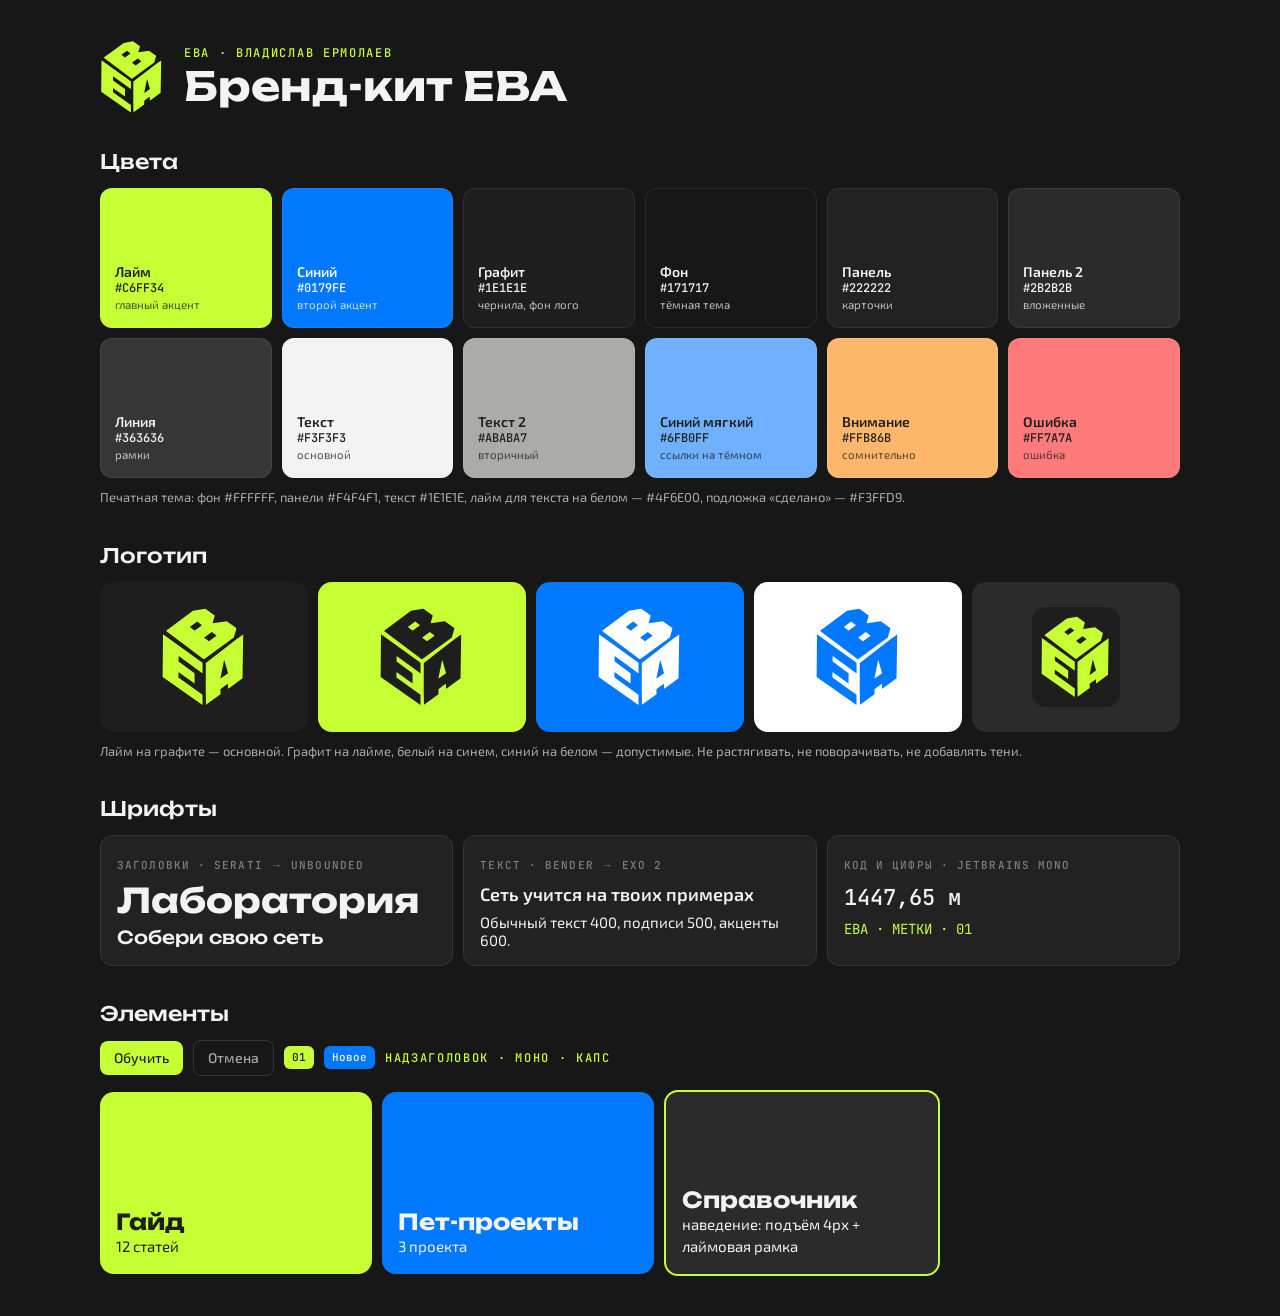
<file: eva-brand-kit/brand-sheet.html>
<!doctype html><html lang="ru"><head><meta charset="utf-8"><title>ЕВА — бренд-кит</title>
<link rel="stylesheet" href="fonts/fonts.css"><link rel="stylesheet" href="tokens/eva-tokens.css">
<style>body{margin:0;background:var(--eva-bg);color:var(--eva-text);font:400 15px/1.5 'Exo 2',sans-serif;padding:40px}
.wrap{max-width:1080px;margin:0 auto} header{display:flex;gap:20px;align-items:center} header svg{width:64px;height:74px}
h1{font:700 40px/1.05 Unbounded;margin:6px 0 0} h2{font:500 20px/1.2 Unbounded;margin:36px 0 14px}
.pal{display:grid;grid-template-columns:repeat(6,1fr);gap:10px} .sw{border-radius:12px;padding:14px;height:110px;display:flex;flex-direction:column;justify-content:flex-end;border:1px solid #ffffff14}
.sw b{font:600 14px 'Exo 2'} .sw code{font:500 12px 'JetBrains Mono'} .sw span{font-size:11.5px;opacity:.75}
.logos{display:grid;grid-template-columns:repeat(5,1fr);gap:10px} .lg{border-radius:14px;height:150px;display:flex;align-items:center;justify-content:center} .lg img{height:100px}
.type{display:grid;grid-template-columns:1fr 1fr 1fr;gap:10px} .t{background:var(--eva-panel);border-radius:12px;padding:16px;border:1px solid var(--eva-line)}
.t small{font:500 11px 'JetBrains Mono';color:var(--eva-text-3);letter-spacing:.1em;text-transform:uppercase} .t div{margin-top:8px}
.row{display:flex;gap:10px;flex-wrap:wrap;align-items:center} .note{color:var(--eva-text-2);font-size:13px;margin-top:10px}
.tile{width:240px;height:150px;border-radius:14px;background:var(--eva-lime);color:#1E1E1E;padding:16px;display:flex;flex-direction:column;justify-content:flex-end} .tile b{font:700 22px Unbounded}
.tile.b{background:var(--eva-blue);color:#F3F3F3} .tile.g{background:var(--eva-panel-2);color:#F3F3F3;border:2px solid var(--eva-lime)}
</style></head><body><div class="wrap">
<header><svg aria-hidden="true" xmlns="http://www.w3.org/2000/svg" viewBox="96 54 260 300"><path fill-rule="evenodd" fill="#C6FF34" d="M230.0 59.2 L192.8 65.5 L111.5 125.0 L111.5 125.8 L225.0 210.8 L227.2 210.2 L316.2 145.5 L324.0 118.8 L322.5 116.5 L294.8 97.0 L252.5 103.0 L252.8 99.8 L258.5 79.5Z M249.5 129.2 L261.5 137.8 L264.0 140.5 L241.0 156.8 L227.8 147.0 L226.8 145.5Z M205.5 97.5 L220.0 108.5 L198.5 124.2 L197.0 124.5 L183.2 114.0Z"/><path fill-rule="evenodd" fill="#C6FF34" d="M344.5 136.5 L325.2 150.2 L231.5 222.0 L231.2 305.8 L232.0 347.2 L275.8 316.0 L275.8 300.5 L287.2 291.8 L298.5 284.2 L298.8 298.5 L299.5 299.0 L342.5 267.8Z M287.5 213.5 L298.8 252.5 L276.2 268.5 L275.8 267.2 L286.5 214.8Z"/><path fill-rule="evenodd" fill="#C6FF34" d="M102.0 135.8 L101.0 264.0 L221.5 348.2 L221.5 317.5 L148.8 265.5 L148.8 250.5 L149.8 250.0 L197.5 283.2 L197.5 252.5 L149.2 217.8 L149.2 202.2 L150.5 201.8 L221.0 252.5 L221.8 252.2 L221.5 221.5Z"/></svg><div><div class="eva-eyebrow">ЕВА · Владислав Ермолаев</div><h1>Бренд-кит ЕВА</h1></div></header>
<h2>Цвета</h2><div class="pal"><div class="sw" style="background:#C6FF34;color:#1E1E1E"><b>Лайм</b><code>#C6FF34</code><span>главный акцент</span></div><div class="sw" style="background:#0179FE;color:#fff"><b>Синий</b><code>#0179FE</code><span>второй акцент</span></div><div class="sw" style="background:#1E1E1E;color:#F3F3F3"><b>Графит</b><code>#1E1E1E</code><span>чернила, фон лого</span></div><div class="sw" style="background:#171717;color:#F3F3F3"><b>Фон</b><code>#171717</code><span>тёмная тема</span></div><div class="sw" style="background:#222222;color:#F3F3F3"><b>Панель</b><code>#222222</code><span>карточки</span></div><div class="sw" style="background:#2B2B2B;color:#F3F3F3"><b>Панель 2</b><code>#2B2B2B</code><span>вложенные</span></div><div class="sw" style="background:#363636;color:#F3F3F3"><b>Линия</b><code>#363636</code><span>рамки</span></div><div class="sw" style="background:#F3F3F3;color:#1E1E1E"><b>Текст</b><code>#F3F3F3</code><span>основной</span></div><div class="sw" style="background:#ABABA7;color:#1E1E1E"><b>Текст 2</b><code>#ABABA7</code><span>вторичный</span></div><div class="sw" style="background:#6FB0FF;color:#1E1E1E"><b>Синий мягкий</b><code>#6FB0FF</code><span>ссылки на тёмном</span></div><div class="sw" style="background:#FFB86B;color:#1E1E1E"><b>Внимание</b><code>#FFB86B</code><span>сомнительно</span></div><div class="sw" style="background:#FF7A7A;color:#1E1E1E"><b>Ошибка</b><code>#FF7A7A</code><span>ошибка</span></div></div>
<p class="note">Печатная тема: фон #FFFFFF, панели #F4F4F1, текст #1E1E1E, лайм для текста на белом — #4F6E00, подложка «сделано» — #F3FFD9.</p>
<h2>Логотип</h2><div class="logos"><div class="lg" style="background:#1E1E1E"><img src="logo/eva-logo-lime.svg"></div><div class="lg" style="background:#C6FF34"><img src="logo/eva-logo-graphite.svg"></div><div class="lg" style="background:#0179FE"><img src="logo/eva-logo-white.svg"></div><div class="lg" style="background:#FFFFFF"><img src="logo/eva-logo-blue.svg"></div><div class="lg" style="background:#2B2B2B"><img src="logo/eva-logo-app-icon.svg"></div></div>
<p class="note">Лайм на графите — основной. Графит на лайме, белый на синем, синий на белом — допустимые. Не растягивать, не поворачивать, не добавлять тени.</p>
<h2>Шрифты</h2><div class="type">
<div class="t"><small>Заголовки · Serati → Unbounded</small><div style="font:700 34px/1.05 Unbounded">Лаборатория</div><div style="font:500 18px Unbounded">Собери свою сеть</div></div>
<div class="t"><small>Текст · Bender → Exo 2</small><div style="font:600 18px 'Exo 2'">Сеть учится на твоих примерах</div><div style="font:400 15px 'Exo 2'">Обычный текст 400, подписи 500, акценты 600.</div></div>
<div class="t"><small>Код и цифры · JetBrains Mono</small><div style="font:500 22px 'JetBrains Mono'">1447,65 м</div><div style="font:400 14px 'JetBrains Mono';color:var(--eva-lime)">ЕВА · МЕТКИ · 01</div></div></div>
<h2>Элементы</h2><div class="row"><button class="eva-btn">Обучить</button><button class="eva-btn eva-btn--ghost">Отмена</button><span class="eva-chip">01</span><span class="eva-chip" style="background:var(--eva-blue);color:#F3F3F3">Новое</span><span class="eva-eyebrow">Надзаголовок · моно · капс</span></div>
<div class="row" style="margin-top:14px"><div class="tile"><b>Гайд</b>12 статей</div><div class="tile b"><b>Пет-проекты</b>3 проекта</div><div class="tile g"><b>Справочник</b>наведение: подъём 4px + лаймовая рамка</div></div>
</div></body></html>
</file>
<file: eva-brand-kit/fonts/fonts.css>
/* Шрифты ЕВА для страниц и PDF. Подключение: <link rel="stylesheet" href="fonts/fonts.css"> */
@font-face{font-family:'Unbounded';font-weight:500;font-style:normal;font-display:swap;src:url('Unbounded-500-cyrillic.woff2') format('woff2');unicode-range:U+0301,U+0400-045F,U+0490-0491,U+04B0-04B1,U+2116;}
@font-face{font-family:'Unbounded';font-weight:500;font-style:normal;font-display:swap;src:url('Unbounded-500-latin.woff2') format('woff2');unicode-range:U+0000-00FF,U+0131,U+0152-0153,U+02BB-02BC,U+02C6,U+02DA,U+02DC,U+0304,U+0308,U+0329,U+2000-206F,U+20AC,U+2122,U+2191,U+2193,U+2212,U+2215,U+FEFF,U+FFFD;}
@font-face{font-family:'Unbounded';font-weight:700;font-style:normal;font-display:swap;src:url('Unbounded-700-cyrillic.woff2') format('woff2');unicode-range:U+0301,U+0400-045F,U+0490-0491,U+04B0-04B1,U+2116;}
@font-face{font-family:'Unbounded';font-weight:700;font-style:normal;font-display:swap;src:url('Unbounded-700-latin.woff2') format('woff2');unicode-range:U+0000-00FF,U+0131,U+0152-0153,U+02BB-02BC,U+02C6,U+02DA,U+02DC,U+0304,U+0308,U+0329,U+2000-206F,U+20AC,U+2122,U+2191,U+2193,U+2212,U+2215,U+FEFF,U+FFFD;}
@font-face{font-family:'Exo 2';font-weight:400;font-style:normal;font-display:swap;src:url('Exo2-400-cyrillic.woff2') format('woff2');unicode-range:U+0301,U+0400-045F,U+0490-0491,U+04B0-04B1,U+2116;}
@font-face{font-family:'Exo 2';font-weight:400;font-style:normal;font-display:swap;src:url('Exo2-400-latin.woff2') format('woff2');unicode-range:U+0000-00FF,U+0131,U+0152-0153,U+02BB-02BC,U+02C6,U+02DA,U+02DC,U+0304,U+0308,U+0329,U+2000-206F,U+20AC,U+2122,U+2191,U+2193,U+2212,U+2215,U+FEFF,U+FFFD;}
@font-face{font-family:'Exo 2';font-weight:500;font-style:normal;font-display:swap;src:url('Exo2-500-cyrillic.woff2') format('woff2');unicode-range:U+0301,U+0400-045F,U+0490-0491,U+04B0-04B1,U+2116;}
@font-face{font-family:'Exo 2';font-weight:500;font-style:normal;font-display:swap;src:url('Exo2-500-latin.woff2') format('woff2');unicode-range:U+0000-00FF,U+0131,U+0152-0153,U+02BB-02BC,U+02C6,U+02DA,U+02DC,U+0304,U+0308,U+0329,U+2000-206F,U+20AC,U+2122,U+2191,U+2193,U+2212,U+2215,U+FEFF,U+FFFD;}
@font-face{font-family:'Exo 2';font-weight:600;font-style:normal;font-display:swap;src:url('Exo2-600-cyrillic.woff2') format('woff2');unicode-range:U+0301,U+0400-045F,U+0490-0491,U+04B0-04B1,U+2116;}
@font-face{font-family:'Exo 2';font-weight:600;font-style:normal;font-display:swap;src:url('Exo2-600-latin.woff2') format('woff2');unicode-range:U+0000-00FF,U+0131,U+0152-0153,U+02BB-02BC,U+02C6,U+02DA,U+02DC,U+0304,U+0308,U+0329,U+2000-206F,U+20AC,U+2122,U+2191,U+2193,U+2212,U+2215,U+FEFF,U+FFFD;}
@font-face{font-family:'JetBrains Mono';font-weight:400;font-style:normal;font-display:swap;src:url('JetBrainsMono-400-cyrillic.woff2') format('woff2');unicode-range:U+0301,U+0400-045F,U+0490-0491,U+04B0-04B1,U+2116;}
@font-face{font-family:'JetBrains Mono';font-weight:400;font-style:normal;font-display:swap;src:url('JetBrainsMono-400-latin.woff2') format('woff2');unicode-range:U+0000-00FF,U+0131,U+0152-0153,U+02BB-02BC,U+02C6,U+02DA,U+02DC,U+0304,U+0308,U+0329,U+2000-206F,U+20AC,U+2122,U+2191,U+2193,U+2212,U+2215,U+FEFF,U+FFFD;}
@font-face{font-family:'JetBrains Mono';font-weight:500;font-style:normal;font-display:swap;src:url('JetBrainsMono-500-cyrillic.woff2') format('woff2');unicode-range:U+0301,U+0400-045F,U+0490-0491,U+04B0-04B1,U+2116;}
@font-face{font-family:'JetBrains Mono';font-weight:500;font-style:normal;font-display:swap;src:url('JetBrainsMono-500-latin.woff2') format('woff2');unicode-range:U+0000-00FF,U+0131,U+0152-0153,U+02BB-02BC,U+02C6,U+02DA,U+02DC,U+0304,U+0308,U+0329,U+2000-206F,U+20AC,U+2122,U+2191,U+2193,U+2212,U+2215,U+FEFF,U+FFFD;}
</file>
<file: eva-brand-kit/tokens/eva-tokens.css>
/* ЕВА — дизайн-токены.
   Тёмная тема — основная (Лаборатория, страницы). Светлая — для печати и PDF.
   Подключение: <link rel="stylesheet" href="tokens/eva-tokens.css"> после fonts/fonts.css. */

:root {
  /* Фирменные */
  --eva-lime: #C6FF34;        /* главный акцент: кнопки, активное, успех */
  --eva-blue: #0179FE;        /* второй акцент: ссылки, «система», выбор */
  --eva-blue-deep: #0157B3;
  --eva-blue-soft: #6FB0FF;
  --eva-blue-glow: #2F6BFF;   /* контровая подсветка на фото и иллюстрациях */
  --eva-graphite: #1E1E1E;    /* «чернила»: текст на лайме, обводки, фон логотипа */

  /* Тёмная тема */
  --eva-bg: #171717;
  --eva-panel: #222222;
  --eva-panel-2: #2B2B2B;
  --eva-line: #363636;
  --eva-track: #3D3D3D;
  --eva-text: #F3F3F3;
  --eva-text-2: #ABABA7;
  --eva-text-3: #7F7F7B;

  /* Состояния */
  --eva-ok: #C6FF34;
  --eva-warn: #FFB86B;        /* «сомнительно», внимание */
  --eva-err: #FF7A7A;
  --eva-purple: #B69CFF;      /* пятый цвет для категорий/подгрупп */

  /* Шрифты: в приложении Serati / Bender (свои файлы), на страницах и в PDF — Unbounded / Exo 2 */
  --eva-font-display: 'Serati', 'Unbounded', system-ui, sans-serif;
  --eva-font-body: 'Bender', 'Exo 2', system-ui, sans-serif;
  --eva-font-mono: 'JetBrains Mono', ui-monospace, monospace;

  /* Форма */
  --eva-radius-s: 6px;   /* чипы, бейджи, кнопки-плашки */
  --eva-radius-m: 10px;  /* карточки */
  --eva-radius-l: 14px;  /* крупные панели, плитки */
  --eva-gap: 12px;
  --eva-gutter: 16px;    /* боковой отступ на телефоне */

  /* Движение */
  --eva-ease-out: cubic-bezier(.2, .8, .3, 1);
  --eva-ease-spring: cubic-bezier(.36, .07, .19, .97);
  --eva-dur-fast: 150ms;
  --eva-dur: 250ms;
  --eva-dur-slow: 400ms;
  --eva-loader-cycle: 2.8s;
  --eva-hover-lift: -4px;

  color-scheme: dark;
}

/* Светлая печатная тема (PDF A4, распечатки) */
:root[data-theme="print"], .eva-print {
  --eva-bg: #FFFFFF;
  --eva-panel: #F4F4F1;
  --eva-panel-2: #EAEAE6;
  --eva-line: #DADAD5;
  --eva-text: #1E1E1E;
  --eva-text-2: #45453F;
  --eva-text-3: #7A7A74;
  --eva-lime-ink: #4F6E00;   /* лайм нечитаем на белом — для текста берём тёмно-оливковый */
  --eva-lime-tint: #F3FFD9;  /* подложка «хорошо/сделано» */
  --eva-blue-tint: #EAF3FF;
  --eva-warn: #B26200;
  color-scheme: light;
}

/* Базовые классы */
.eva-eyebrow { font: 500 12px/1 var(--eva-font-mono); letter-spacing: .14em; text-transform: uppercase; color: var(--eva-lime); }
.eva-h1 { font: 700 clamp(28px, 4.6vw, 46px)/1.08 var(--eva-font-display); }
.eva-h2 { font: 500 clamp(22px, 3vw, 30px)/1.2 var(--eva-font-display); }
.eva-chip { font: 500 11px/1 var(--eva-font-mono); padding: 6px 8px; border-radius: var(--eva-radius-s); background: var(--eva-lime); color: var(--eva-graphite); }
.eva-card { background: var(--eva-panel); border: 1px solid var(--eva-line); border-radius: var(--eva-radius-m); padding: 16px; }
.eva-card--hover { transition: transform var(--eva-dur) var(--eva-ease-out), border-color var(--eva-dur); }
.eva-card--hover:hover { transform: translateY(var(--eva-hover-lift)); border: 2px solid var(--eva-lime); }
.eva-btn { font: 500 14px/1 var(--eva-font-body); padding: 10px 14px; border-radius: 8px; background: var(--eva-lime); color: var(--eva-graphite); border: 0; }
.eva-btn--ghost { background: transparent; color: var(--eva-text-2); border: 1px solid var(--eva-line); }
:focus-visible { outline: 2px solid var(--eva-lime); outline-offset: 2px; }

@media (prefers-reduced-motion: reduce) {
  * { animation-duration: .01ms !important; transition-duration: .01ms !important; }
}
</file>
<file: eva-brand-kit/loader/EvaLoader.css>
/* Анимация загрузки ЕВА.
   Цикл 2,8 с: буквы-грани разлетаются от центра → весь куб делает оборот по часовой, грани по спирали возвращаются →
   щелчок сборки: вспышка, кольцо, лаймовые плашки разлетаются и уменьшаются до нуля → короткая пауза → повтор.
   Анимируются только transform и opacity. При prefers-reduced-motion — статичный логотип с мягкой пульсацией. */

.eva-loader {
  --eva-size: 160px;
  --eva-cycle: 2.8s;
  --eva-lime: #C6FF34;
  --eva-blue: #0179FE;
  --eva-text: #F3F3F3;
  --eva-text-2: #A8A8A8;
  --eva-track: #3D3D3D;
  display: inline-flex;
  flex-direction: column;
  align-items: center;
  gap: 14px;
}

.eva-loader__stage {
  position: relative;
  width: var(--eva-size);
  height: var(--eva-size);
}

.eva-loader__stage svg {
  position: absolute;
  inset: 0;
  width: 100%;
  height: 100%;
  overflow: visible;
}

.eva-loader__face { fill: var(--eva-lime); }
.eva-loader__glow { fill: var(--eva-lime); opacity: 0; }
.eva-loader__ring { fill: none; stroke: var(--eva-lime); stroke-width: 3; opacity: 0; }
.eva-loader__bit { fill: var(--eva-lime); opacity: 0; }
.eva-loader__bit--blue { fill: var(--eva-blue); }

.eva-loader__label {
  font: 500 14px/1.3 var(--font-ui, 'Bender', system-ui, sans-serif);
  color: var(--eva-text-2);
  text-align: center;
  min-height: 1.3em;
}

.eva-loader__bar {
  width: calc(var(--eva-size) * 1.4);
  height: 3px;
  border-radius: 2px;
  background: var(--eva-track);
  overflow: hidden;
}
.eva-loader__bar > i {
  display: block;
  height: 100%;
  width: 100%;
  background: var(--eva-lime);
  transform-origin: left center;
  transform: scaleX(var(--eva-progress, 0));
  transition: transform .25s ease-out;
}
.eva-loader__bar--indeterminate > i {
  width: 35%;
  transform: none;
}

/* Размеры */
.eva-loader--splash { --eva-size: 180px; }
.eva-loader--overlay { --eva-size: 96px; gap: 10px; }
.eva-loader--inline { --eva-size: 24px; flex-direction: row; gap: 8px; }
.eva-loader--inline .eva-loader__label { font-size: 12px; }

@media (prefers-reduced-motion: no-preference) {
  /* Весь куб вращается вокруг центра */
  .eva-loader:not(.eva-loader--inline) .eva-loader__spin {
    animation: eva-spin var(--eva-cycle) infinite;
  }
  /* Каждая грань улетает вдоль своей стороны и возвращается по спирали */
  .eva-loader:not(.eva-loader--inline) .eva-loader__fly {
    animation: eva-fly var(--eva-cycle) infinite;
  }
  .eva-loader:not(.eva-loader--inline) .eva-loader__glow {
    animation: eva-glow var(--eva-cycle) infinite;
  }
  .eva-loader:not(.eva-loader--inline) .eva-loader__ring {
    animation: eva-ring var(--eva-cycle) infinite;
    transform-box: fill-box;
    transform-origin: center;
  }
  .eva-loader:not(.eva-loader--inline) .eva-loader__bit {
    animation: eva-bit var(--eva-cycle) infinite;
  }
  /* Маленькая версия: грани по очереди по часовой загораются */
  .eva-loader--inline .eva-loader__fly {
    animation: eva-pulse 1.2s ease-in-out infinite;
  }
  .eva-loader--inline .eva-loader__fly--right { animation-delay: .4s; }
  .eva-loader--inline .eva-loader__fly--left { animation-delay: .8s; }

  .eva-loader__bar--indeterminate > i { animation: eva-bar 1.4s ease-in-out infinite; }
}

@media (prefers-reduced-motion: reduce) {
  .eva-loader__spin { animation: eva-breathe 2.4s ease-in-out infinite; }
}

@keyframes eva-spin {
  0%, 20% { transform: rotate(0deg); animation-timing-function: cubic-bezier(.55, 0, .35, 1); }
  72%, 100% { transform: rotate(360deg); }
}

@keyframes eva-fly {
  0%, 6% { transform: translate(0, 0); animation-timing-function: cubic-bezier(.2, .8, .3, 1); }
  20% { transform: translate(calc(var(--dx) * 46px), calc(var(--dy) * 46px)); }
  46% { transform: translate(calc(var(--dx) * 46px), calc(var(--dy) * 46px)); animation-timing-function: cubic-bezier(.6, 0, .9, .6); }
  72% { transform: translate(calc(var(--dx) * -5px), calc(var(--dy) * -5px)); animation-timing-function: ease-out; }
  80%, 100% { transform: translate(0, 0); }
}

@keyframes eva-glow {
  0%, 70% { opacity: 0; }
  75% { opacity: .85; }
  95%, 100% { opacity: 0; }
}

@keyframes eva-ring {
  0%, 71% { opacity: 0; transform: scale(.55); }
  74% { opacity: .9; }
  94%, 100% { opacity: 0; transform: scale(1.45); }
}

@keyframes eva-bit {
  0%, 71% { opacity: 0; transform: rotate(var(--a)) translateX(30px) rotate(45deg) scale(.4); }
  74% { opacity: 1; transform: rotate(var(--a)) translateX(60px) rotate(45deg) scale(1); animation-timing-function: cubic-bezier(.15, .8, .3, 1); }
  96% { opacity: .9; transform: rotate(var(--a)) translateX(var(--r)) rotate(calc(45deg + var(--spin))) scale(0); }
  100% { opacity: 0; transform: rotate(var(--a)) translateX(var(--r)) scale(0); }
}

@keyframes eva-pulse {
  0%, 100% { opacity: .35; }
  30% { opacity: 1; }
}

@keyframes eva-breathe {
  0%, 100% { opacity: 1; }
  50% { opacity: .7; }
}

@keyframes eva-bar {
  0% { transform: translateX(-100%); }
  100% { transform: translateX(290%); }
}
</file>
